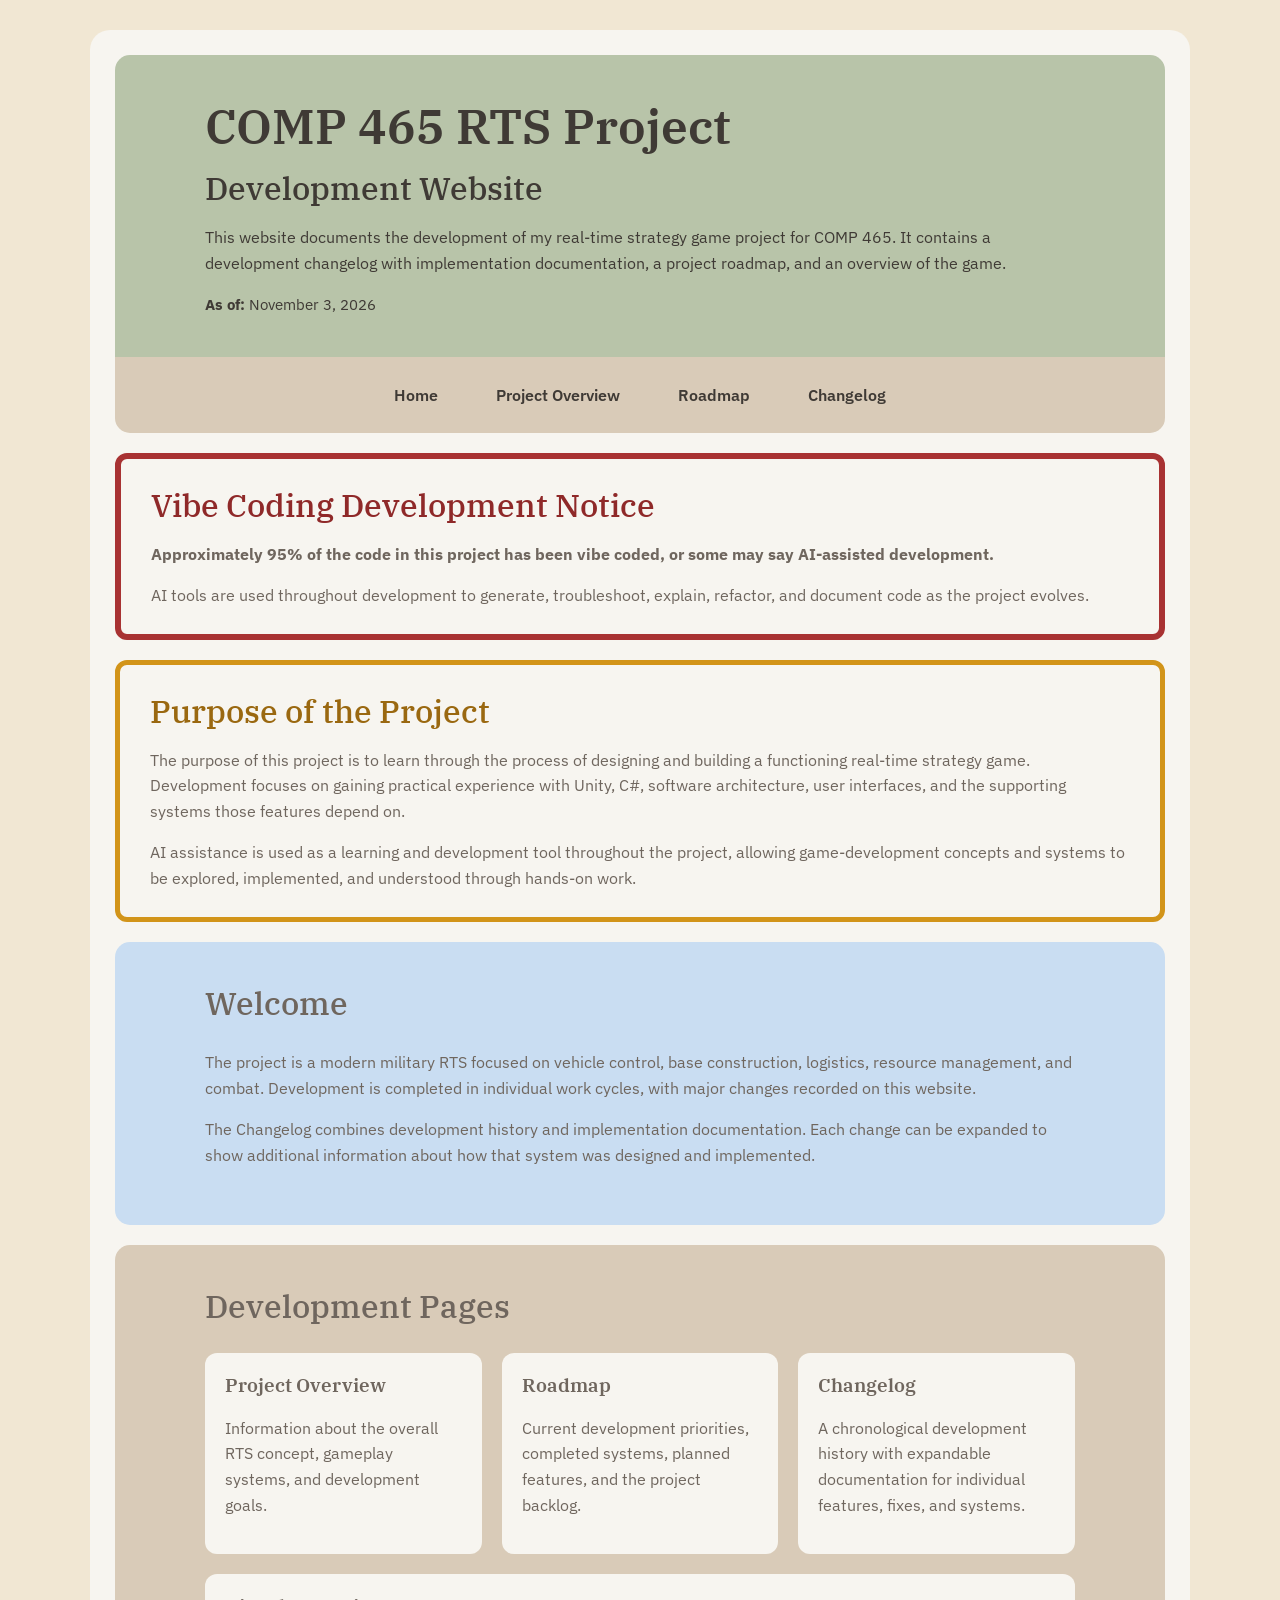
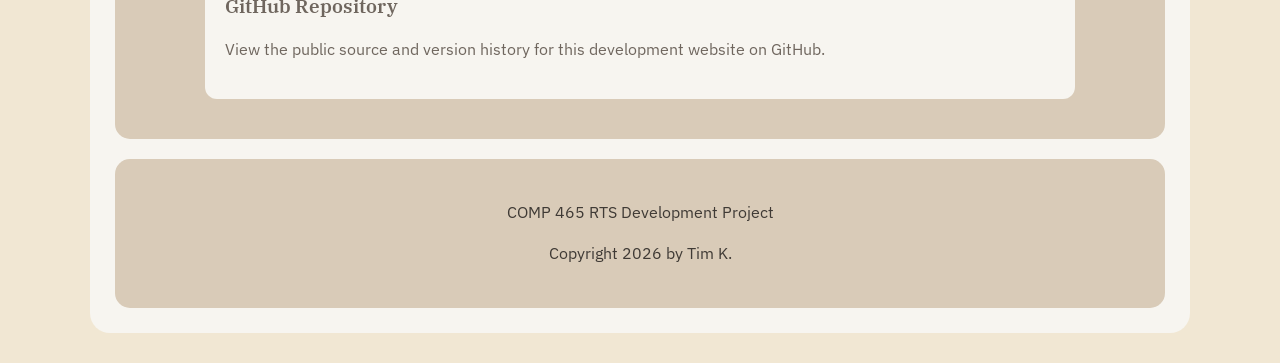
<file: index.html>
<!doctype html>
<html lang="en">
  <head>
    <meta charset="UTF-8" />
    <meta name="viewport" content="width=device-width, initial-scale=1.0" />

    <title>COMP 465 RTS | Development</title>

    <link rel="preconnect" href="https://fonts.googleapis.com" />
    <link rel="preconnect" href="https://fonts.gstatic.com" crossorigin />

    <link
      href="https://fonts.googleapis.com/css2?family=IBM+Plex+Sans:wght@400;600&family=IBM+Plex+Serif:wght@500;600&display=swap"
      rel="stylesheet"
    />

    <link rel="stylesheet" href="css/styles.css" />
  </head>

  <body>
    <div class="site-container">
      <header>
        <div class="content-wrap">
          <h1>COMP 465 RTS Project</h1>
          <h2>Development Website</h2>

          <p>
            This website documents the development of my real-time strategy game
            project for COMP 465. It contains a development changelog with
            implementation documentation, a project roadmap, and an overview of
            the game.
          </p>

          <p class="as-of-date">
            <strong>As of:</strong> November 3, 2026
          </p>
        </div>
      </header>

      <nav>
        <a href="index.html">Home</a>
        <a href="project.html">Project Overview</a>
        <a href="roadmap.html">Roadmap</a>
        <a href="changelog.html">Changelog</a>
      </nav>

      <!-- AI Development Notice -->
      <section class="ai-notice">
        <div class="notice-content">
          <h2>Vibe Coding Development Notice</h2>

          <p>
            <strong>
              Approximately 95% of the code in this project has been vibe coded,
              or some may say AI-assisted development.
            </strong>
          </p>

          <p>
            AI tools are used throughout development to generate, troubleshoot,
            explain, refactor, and document code as the project evolves.
          </p>
        </div>
      </section>

      <!-- Project Purpose Notice -->
      <section class="purpose-notice">
        <div class="notice-content">
          <h2>Purpose of the Project</h2>

          <p>
            The purpose of this project is to learn through the process of
            designing and building a functioning real-time strategy game.
            Development focuses on gaining practical experience with Unity, C#,
            software architecture, user interfaces, and the supporting systems
            those features depend on.
          </p>

          <p>
            AI assistance is used as a learning and development tool throughout
            the project, allowing game-development concepts and systems to be
            explored, implemented, and understood through hands-on work.
          </p>
        </div>
      </section>

      <main>
        <section class="welcome">
          <div class="content-wrap">
            <h2>Welcome</h2>

            <p>
              The project is a modern military RTS focused on vehicle control,
              base construction, logistics, resource management, and combat.
              Development is completed in individual work cycles, with major
              changes recorded on this website.
            </p>

            <p>
              The Changelog combines development history and implementation
              documentation. Each change can be expanded to show additional
              information about how that system was designed and implemented.
            </p>
          </div>
        </section>

        <section class="links-section">
          <div class="content-wrap">
            <h2>Development Pages</h2>

            <div class="page-links">
              <a class="page-card" href="project.html">
                <h3>Project Overview</h3>

                <p>
                  Information about the overall RTS concept, gameplay systems,
                  and development goals.
                </p>
              </a>

              <a class="page-card" href="roadmap.html">
                <h3>Roadmap</h3>

                <p>
                  Current development priorities, completed systems, planned
                  features, and the project backlog.
                </p>
              </a>

              <a class="page-card" href="changelog.html">
                <h3>Changelog</h3>

                <p>
                  A chronological development history with expandable
                  documentation for individual features, fixes, and systems.
                </p>
              </a>

              <a
                class="page-card"
                href="https://github.com/tklassy/Comp465RTSGameWebpage"
                target="_blank"
                rel="noopener noreferrer"
              >
                <h3>GitHub Repository</h3>

                <p>
                  View the public source and version history for this development
                  website on GitHub.
                </p>
              </a>
            </div>
          </div>
        </section>
      </main>

      <footer>
        <div class="content-wrap">
          <p>COMP 465 RTS Development Project</p>
          <p>Copyright 2026 by Tim K.</p>
        </div>
      </footer>
    </div>
  </body>
</html>
</file>
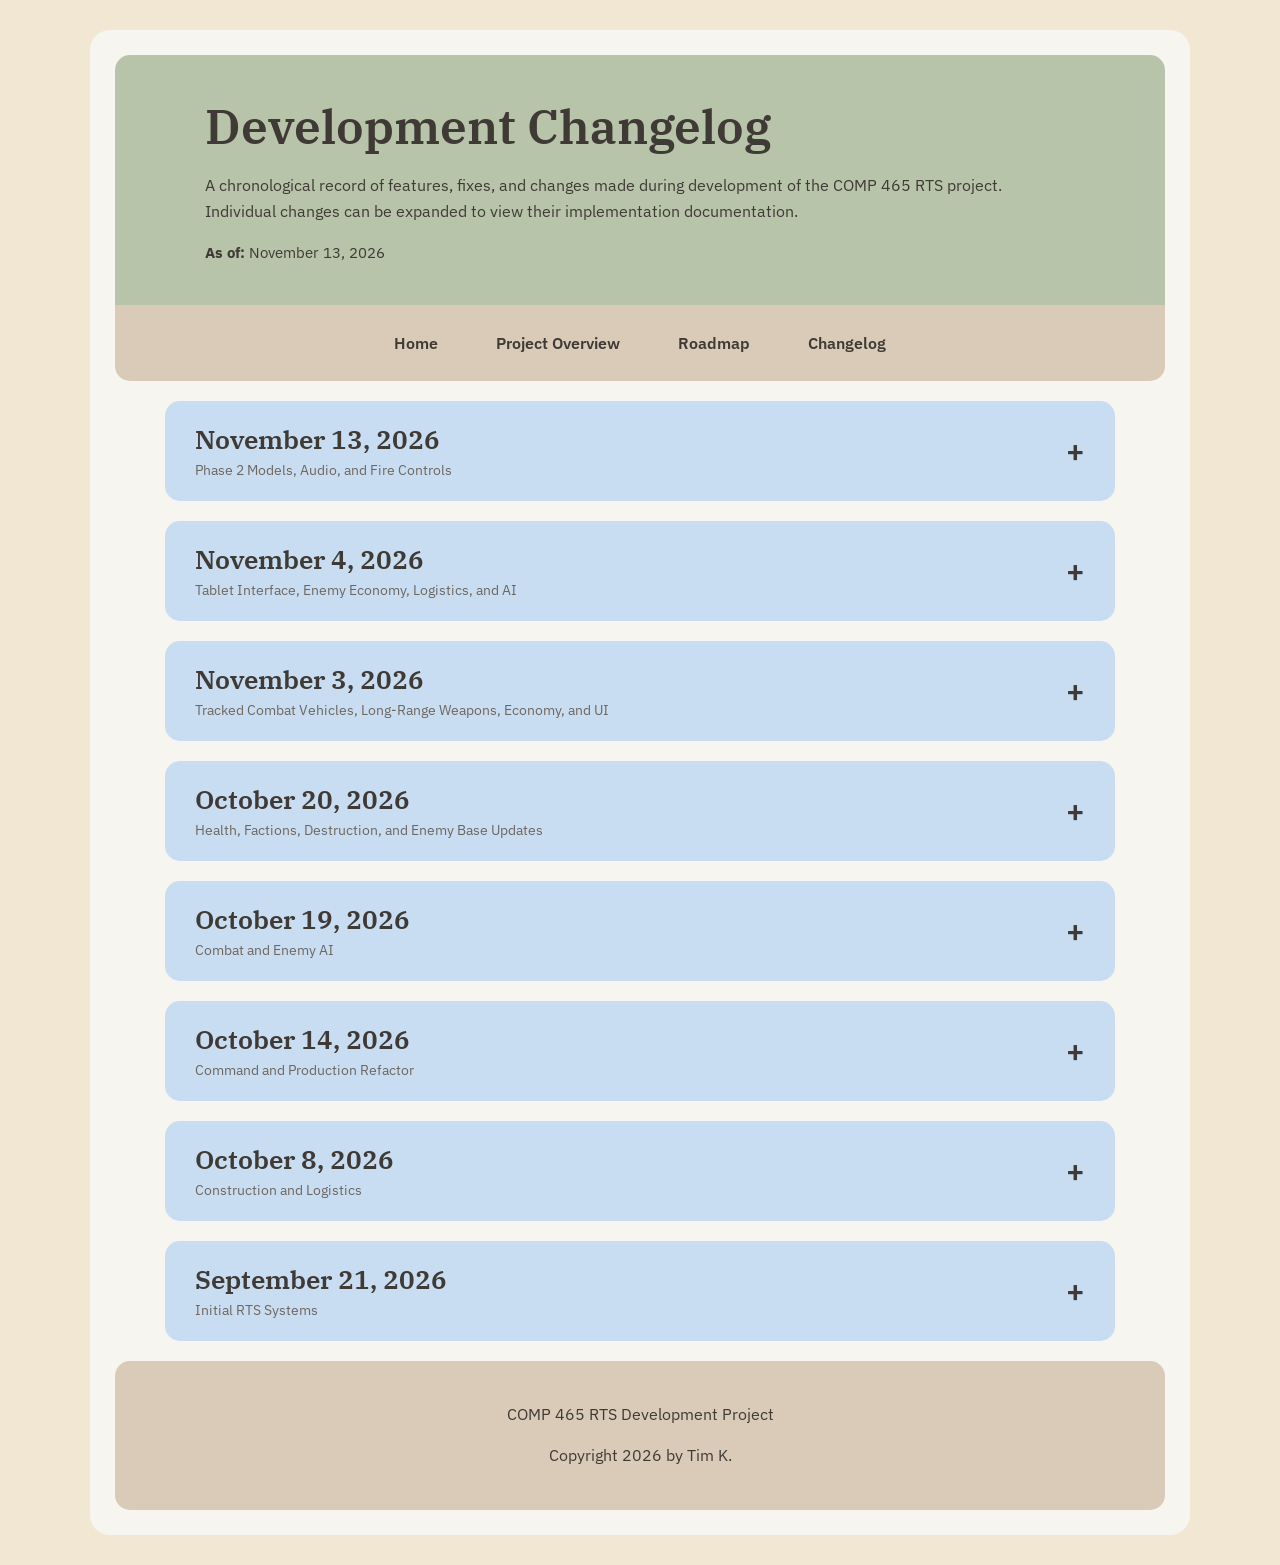
<file: changelog.html>
<!doctype html>
<!-- Last synced Assets commit: 379f18059c1fa95f6d739cfec1a03237e201d554 -->
<html lang="en">
  <head>
    <meta charset="UTF-8" />
    <meta name="viewport" content="width=device-width, initial-scale=1.0" />

    <title>COMP 465 RTS | Changelog</title>

    <link rel="preconnect" href="https://fonts.googleapis.com" />
    <link rel="preconnect" href="https://fonts.gstatic.com" crossorigin />

    <link
      href="https://fonts.googleapis.com/css2?family=IBM+Plex+Sans:wght@400;600&family=IBM+Plex+Serif:wght@500;600&display=swap"
      rel="stylesheet"
    />

    <link rel="stylesheet" href="css/styles.css" />

    <style>
      .change-entry {
        background: #f7f5f0;
        margin-top: 15px;
        border-radius: 12px;
        overflow: hidden;
      }

      .change-entry:first-child {
        margin-top: 0;
      }

      .date-entry .change-entry > summary {
        position: relative;
        padding: 18px 52px 18px 20px;
        font-family: "IBM Plex Sans", sans-serif;
        font-size: 1.05em;
        font-weight: 600;
        color: #3f3a35;
        cursor: pointer;
        list-style: none;
      }

      .date-entry .change-entry > summary::-webkit-details-marker {
        display: none;
      }

      .date-entry .change-entry > summary::after {
        content: "+";
        position: absolute;
        top: 50%;
        right: 20px;
        transform: translateY(-50%);
        font-family: "IBM Plex Sans", sans-serif;
        font-size: 1.1em;
        font-weight: 600;
        line-height: 1;
      }

      .date-entry .change-entry[open] > summary::after {
        content: "−";
      }

      .date-entry .change-entry > summary:hover {
        background: rgba(201, 221, 242, 0.3);
      }

      .change-documentation {
        padding: 0 20px 20px;
        line-height: 1.7;
      }

      .change-documentation p:last-child {
        margin-bottom: 0;
      }
    </style>
  </head>

  <body>
    <div class="site-container">
      <header>
        <div class="content-wrap">
          <h1>Development Changelog</h1>

          <p>
            A chronological record of features, fixes, and changes made during
            development of the COMP 465 RTS project. Individual changes can be
            expanded to view their implementation documentation.
          </p>

          <p class="as-of-date">
            <strong>As of:</strong> November 13, 2026
          </p>
        </div>
      </header>

      <nav>
        <a href="index.html">Home</a>
        <a href="project.html">Project Overview</a>
        <a href="roadmap.html">Roadmap</a>
        <a href="changelog.html">Changelog</a>
      </nav>

      <main class="page-content">

        <!-- November 13, 2026 -->
        <details class="date-entry">
          <summary>
            November 13, 2026
            <span class="date-description">Phase 2 Models, Audio, and Fire Controls</span>
          </summary>
          <div class="date-content">
            <details class="change-entry">
              <summary>Updated Vehicle Models</summary>
              <div class="change-documentation">
                <p>Integrated low-poly military vehicle models into the existing gameplay prefabs. Turret and launcher pivots, visual orientation, and fire points were adjusted to work with the current weapon systems.</p>
              </div>
            </details>

            <details class="change-entry">
              <summary>Added Hold Fire and Fire at Will Controls</summary>
              <div class="change-documentation">
                <p>Selected combat vehicles can now toggle automatic firing through the S slot of the existing command panel. The shared IAttackController interface lets direct-fire and projectile weapons respond to the same command.</p>
                <p>Hold Fire clears the target and cancels unlaunched salvo shots while leaving movement orders unchanged. Projectiles already in flight continue. Fire at Will allows automatic engagement of hostile targets in range without issuing a pursuit order.</p>
              </div>
            </details>

            <details class="change-entry">
              <summary>Expanded Gameplay Audio</summary>
              <div class="change-documentation">
                <p>Added configurable sounds for weapon shots, projectile launches and impacts, and command execution, along with background music and vehicle driving loops.</p>
                <p>Independent one-shot playback allows impact sounds to finish after their projectile is destroyed. Driving audio follows vehicle movement, fades out when stopped or paused, and uses positional attenuation.</p>
              </div>
            </details>

            <details class="change-entry">
              <summary>Added Audio Settings</summary>
              <div class="change-documentation">
                <p>Added an Audio section with separate background-music and vehicle-movement volume sliders. Changes apply immediately and are saved between sessions.</p>
                <p>Vehicle movement volume scales each prefab's configured engine volume and applies to existing and newly spawned vehicles without changing weapon or music volume.</p>
              </div>
            </details>

            <details class="change-entry">
              <summary>Updated Enemy Intelligence Panels</summary>
              <div class="change-documentation">
                <p>Separated Enemy economy, resources, and warehouse storage from manpower, unit counts, and building counts across two tablet text panels. Both displays share the same refresh cycle.</p>
              </div>
            </details>

            <details class="change-entry">
              <summary>Updated Phase 2 Documentation</summary>
              <div class="change-documentation">
                <p>Updated the Phase 2 technical write-up to cover unit creation and control, construction, resource collection and consumption, the tablet-based UI, and planned improvements. Added project organization and credits for imported models, music, and sound effects.</p>
              </div>
            </details>
          </div>
        </details>

        <!-- November 4, 2026 -->
        <details class="date-entry">
          <summary>
            November 4, 2026
            <span class="date-description">
              Tablet Interface, Enemy Economy, Logistics, and AI
            </span>
          </summary>

          <div class="date-content">
            <details class="change-entry">
              <summary>Added Tablet Interface Framework</summary>

              <div class="change-documentation">
                <p>
                  A new tablet-style RTS interface was added around the existing
                  HUD. TabletUIManager controls the primary tablet panel and its
                  open and closed states while preserving the top information
                  area during normal gameplay.
                </p>

                <p>
                  The tablet now animates between retracted and expanded states,
                  and the top information interface moves with the tablet so the
                  HUD remains visually connected to the device as it opens and
                  closes.
                </p>

                <p>
                  New tablet UI art and supporting interface assets were also
                  added for the main tablet, command panel, information panels,
                  application icons, buttons, edges, connectors, and related
                  interface elements.
                </p>
              </div>
            </details>

            <details class="change-entry">
              <summary>Added Tablet Desktop Applications</summary>

              <div class="change-documentation">
                <p>
                  TabletDesktopManager was added to provide a desktop-style
                  application framework inside the expanded main tablet.
                </p>

                <p>
                  The current desktop includes Help, Resources, Logistics,
                  Units, Buildings, Enemy Info, and Upgrades applications.
                  Applications can be opened and closed independently, allowing
                  multiple tablet windows to remain available without replacing
                  the underlying desktop.
                </p>

                <p>
                  The Upgrades application is currently a placeholder for future
                  progression systems, while the other applications establish
                  the reusable structure for expanding tablet-based management
                  interfaces later.
                </p>
              </div>
            </details>

            <details class="change-entry">
              <summary>Expanded Command Hover Tooltips</summary>

              <div class="change-documentation">
                <p>
                  Command hover tooltips were expanded beyond the initial
                  production and construction foundation to cover additional
                  command-panel actions including movement, routing, Build and
                  Back navigation, rally controls, warehouse interactions, and
                  road-related commands.
                </p>

                <p>
                  Generic fallback tooltip information is available for command
                  actions that do not use a production or building-cost entry,
                  while construction and production options continue to read
                  their resource and manpower requirements from gameplay data.
                </p>
              </div>
            </details>

            <details class="change-entry">
              <summary>Added Faction-Specific Resource Managers</summary>

              <div class="change-documentation">
                <p>
                  The previous shared resource-management architecture was split
                  into dedicated Player and Enemy managers while retaining
                  ResourceManager as the common resource type and API layer.
                </p>

                <p>
                  Player and Enemy Money, physical resources, storage, and
                  manpower can now be tracked independently, establishing the
                  economy separation required for an RTS opponent that follows
                  the same production and logistics rules as the Player.
                </p>
              </div>
            </details>

            <details class="change-entry">
              <summary>Updated Production and Manpower for Factions</summary>

              <div class="change-documentation">
                <p>
                  BuildingProductionQueue now resolves the resource manager that
                  belongs to the production building's faction before checking
                  affordability, spending resources, reserving manpower, and
                  completing production.
                </p>

                <p>
                  Newly produced units inherit the producing building's faction,
                  and ManpowerUsage now records the owning faction so destroyed
                  units return manpower to the correct economy instead of always
                  affecting the Player.
                </p>
              </div>
            </details>

            <details class="change-entry">
              <summary>Added Enemy Economy Information</summary>

              <div class="change-documentation">
                <p>
                  EnemyInfoUI was added to the tablet so the Enemy faction's
                  current economy and force state can be inspected during
                  development and gameplay testing.
                </p>

                <p>
                  The interface reports Enemy Money, Food, Water, Fuel, Wood,
                  Metal, Electronics, manpower usage and capacity, stored
                  resources, unit count, and building count.
                </p>
              </div>
            </details>

            <details class="change-entry">
              <summary>Added Autonomous Enemy Vehicle Production</summary>

              <div class="change-documentation">
                <p>
                  EnemyAIManager now maintains a configurable Enemy Humvee force
                  through the normal BuildingProductionQueue instead of relying
                  on the earlier free-spawn prototype.
                </p>

                <p>
                  Enemy Humvees therefore consume the Enemy faction's Money,
                  resources, and manpower when produced. The manager can queue
                  replacement vehicles as the active force falls below its
                  configured goal.
                </p>
              </div>
            </details>

            <details class="change-entry">
              <summary>Added Enemy Warehouse and Shared Resource Collection</summary>

              <div class="change-documentation">
                <p>
                  A physical Enemy Warehouse and EnemyWarehouse transfer system
                  were added so Enemy logistics vehicles can return collected
                  resources to the Enemy economy through a dedicated unload
                  area.
                </p>

                <p>
                  EnemyResourceCollector allows Enemy Humvees to locate normal
                  ResourceNode objects, travel to them using NavMesh movement,
                  load physical cargo, return to the Enemy Warehouse, unload,
                  and repeat the collection loop.
                </p>

                <p>
                  Enemy collection deliberately uses the same map resource nodes
                  as Player logistics. Both factions therefore remove resources
                  from the same finite resource pools, creating direct
                  competition over Metal, Electronics, and future shared
                  resource sites.
                </p>
              </div>
            </details>

            <details class="change-entry">
              <summary>Added Enemy Humvee Resource Roles</summary>

              <div class="change-documentation">
                <p>
                  EnemyAIManager can assign produced Humvees to dedicated
                  resource roles instead of making every vehicle a collector.
                  Current logistics assignments include a Metal collector and an
                  Electronics collector.
                </p>

                <p>
                  Collector roles use the shared Enemy Warehouse and can be
                  reassigned as available Enemy Humvees change, leaving
                  additional vehicles available for patrol and attack behavior.
                </p>
              </div>
            </details>

            <details class="change-entry">
              <summary>Expanded Enemy Patrol and Attack Routing</summary>

              <div class="change-documentation">
                <p>
                  EnemyRouteFollower was expanded to support both one-way attack
                  routes and looping patrol routes while continuing to use
                  NavMesh movement and configurable waypoint reach distances.
                </p>

                <p>
                  EnemyAIManager can now reserve separate Humvees for resource
                  collection, patrol duty, and an attack route toward the
                  Player. Armed Enemy Humvees continue to use faction-aware
                  targeting and automatically engage Player-owned units or
                  buildings encountered within weapon range.
                </p>
              </div>
            </details>

            <details class="change-entry">
              <summary>Fixed Player Resource Tracking Across Factions</summary>

              <div class="change-documentation">
                <p>
                  ResourceTopBarUI now explicitly tracks Player-owned warehouses
                  and Player-owned vehicle cargo instead of scanning every cargo
                  container in the scene.
                </p>

                <p>
                  Resources carried by Enemy collectors therefore no longer
                  appear in the Player's in-transit totals or hover breakdowns.
                  The top bar also now resolves the Player resource manager
                  directly.
                </p>
              </div>
            </details>
          </div>
        </details>

        <!-- November 3, 2026 -->
        <details class="date-entry">
          <summary>
            November 3, 2026
            <span class="date-description">
              Tracked Combat Vehicles, Long-Range Weapons, Economy, and UI
            </span>
          </summary>

          <div class="date-content">
            <details class="change-entry">
              <summary>Added Battle Tank and Tracked Vehicle Production</summary>

              <div class="change-documentation">
                <p>
                  A Battle Tank was added as a new tracked combat vehicle using
                  the existing selection, movement, route, health, and direct-fire
                  systems.
                </p>

                <p>
                  A dedicated Tracked Vehicle Production building was also added
                  to manufacture tracked combat vehicles through the reusable
                  BuildingProductionQueue system.
                </p>
              </div>
            </details>

            <details class="change-entry">
              <summary>Renamed Direct-Fire Combat to HitscanAttack</summary>

              <div class="change-documentation">
                <p>
                  The previous CombatUnit component was renamed to HitscanAttack
                  to better describe its role as the direct-fire weapon system.
                </p>

                <p>
                  Direct-fire weapons can now require the turret to rotate within
                  a configurable firing-angle tolerance before damage is applied.
                </p>
              </div>
            </details>

            <details class="change-entry">
              <summary>Added Reusable Long-Range Projectile Combat</summary>

              <div class="change-documentation">
                <p>
                  LongRangeProjectileAttack and LongRangeProjectile were added as
                  reusable systems for artillery, rockets, missiles, and other
                  indirect-fire weapons.
                </p>

                <p>
                  The system supports minimum and maximum range, launcher
                  rotation, aim-before-fire behavior, arcing projectile flight,
                  configurable salvo size and timing, impact effects, splash
                  damage, hostile-only damage, and configurable impact spread.
                </p>
              </div>
            </details>

            <details class="change-entry">
              <summary>Added HIMARS</summary>

              <div class="change-documentation">
                <p>
                  HIMARS was added as a mobile long-range rocket artillery
                  vehicle produced from the Heavy Truck Production Depot.
                </p>

                <p>
                  Its launcher fires multi-rocket salvos using the new
                  long-range projectile system. Configurable salvo dispersion
                  prevents every rocket from impacting the exact same point.
                </p>
              </div>
            </details>

            <details class="change-entry">
              <summary>Added Tracked Artillery</summary>

              <div class="change-documentation">
                <p>
                  Tracked Artillery was added as a second indirect-fire combat
                  vehicle produced from Tracked Vehicle Production.
                </p>

                <p>
                  It uses a single high-damage projectile with a larger splash
                  radius to distinguish it from the multi-rocket HIMARS salvo.
                </p>
              </div>
            </details>

            <details class="change-entry">
              <summary>Added Projectile Impact Effects</summary>

              <div class="change-documentation">
                <p>
                  Reusable artillery and HIMARS impact prefabs and materials were
                  added so long-range projectiles can display visible impact
                  effects when they reach their target position.
                </p>
              </div>
            </details>

            <details class="change-entry">
              <summary>Added Building Construction Costs</summary>

              <div class="change-documentation">
                <p>
                  Building prefabs now expose configurable resource costs in the
                  Inspector. Building placement checks affordability before a
                  construction order is accepted and spends the required
                  resources when the order is issued.
                </p>

                <p>
                  Production options continue to use configurable resource and
                  manpower costs through BuildingProductionQueue.
                </p>
              </div>
            </details>

            <details class="change-entry">
              <summary>Added Construction Cancellation Refunds</summary>

              <div class="change-documentation">
                <p>
                  Construction orders now carry a record of the resources paid
                  for that building.
                </p>

                <p>
                  Canceling or replacing an unfinished build order, canceling
                  queued construction, or losing the construction vehicle
                  refunds the paid resources. Successfully completed buildings
                  consume the resources permanently.
                </p>
              </div>
            </details>

            <details class="change-entry">
              <summary>Updated Building Placement Visuals</summary>

              <div class="change-documentation">
                <p>
                  Placement feedback now uses separate transparent materials for
                  each construction state.
                </p>

                <p>
                  Valid placement previews are shown in transparent grey,
                  invalid placement previews are shown in transparent red, and
                  confirmed construction ghosts are shown in a transparent light
                  orange until construction completes.
                </p>
              </div>
            </details>

            <details class="change-entry">
              <summary>Added Developer Resource Controls</summary>

              <div class="change-documentation">
                <p>
                  A DeveloperCheats component and Dev Commands panel were added
                  to speed up testing. The resource command adds Money and fills
                  Player-owned resource warehouses without requiring collection
                  routes during development.
                </p>
              </div>
            </details>

            <details class="change-entry">
              <summary>Added In-Game Menu Framework</summary>

              <div class="change-documentation">
                <p>
                  An in-game menu now provides Return to Game, Controls,
                  Settings, Dev Commands, and Exit Game buttons.
                </p>

                <p>
                  Return to Game closes the main menu, while Dev Commands
                  independently toggles the developer panel so debug controls can
                  remain visible during gameplay. Controls, Settings, and Exit
                  are currently placeholders for future functionality.
                </p>
              </div>
            </details>

            <details class="change-entry">
              <summary>Started Command Hover Tooltips</summary>

              <div class="change-documentation">
                <p>
                  Command buttons can now expose tooltip data containing a name,
                  description, resource cost, and manpower requirement.
                </p>

                <p>
                  Tooltip costs are read from the same building and production
                  data used by gameplay, avoiding a separate set of hard-coded
                  UI costs.
                </p>
              </div>
            </details>

            <details class="change-entry">
              <summary>Fixed Headquarters Quick Access Faction Selection</summary>

              <div class="change-documentation">
                <p>
                  The Headquarters quick-access button now searches by both
                  building type and Player faction.
                </p>

                <p>
                  This prevents the button from selecting or centering the
                  camera on an Enemy Headquarters when both factions have an HQ
                  registered with UnitSelectionManager.
                </p>
              </div>
            </details>
          </div>
        </details>

        <!-- October 20, 2026 -->
        <details class="date-entry">
          <summary>
            October 20, 2026
            <span class="date-description">
              Health, Factions, Destruction, and Enemy Base Updates
            </span>
          </summary>

          <div class="date-content">
            <details class="change-entry">
              <summary>Added World-Space Health Bars</summary>

              <div class="change-documentation">
                <p>
                  Vehicles and buildings now use reusable world-space health
                  bars connected to SelectableHealth.
                </p>

                <p>
                  Health bars remain hidden while an object is at full health
                  and automatically appear after the object takes damage. The
                  remaining health is displayed in green while missing health is
                  displayed in red.
                </p>

                <p>
                  The bars use a World Space Canvas and remain horizontally
                  aligned with the camera so they are readable throughout the
                  battlefield.
                </p>
              </div>
            </details>

            <details class="change-entry">
              <summary>Updated Selected Object Health Display</summary>

              <div class="change-documentation">
                <p>
                  The SelectedInfoPanel health display was updated to use the
                  same red and green health representation as the world-space
                  health bars.
                </p>

                <p>
                  The green health image now changes width using RectTransform
                  anchors instead of Unity's Filled Image mode. This allows the
                  cleaner UISprite using the Simple image type to be retained.
                </p>
              </div>
            </details>

            <details class="change-entry">
              <summary>Updated Production Progress Bar</summary>

              <div class="change-documentation">
                <p>
                  The production progress bar now uses the same anchor-based
                  resizing approach as the health interface.
                </p>

                <p>
                  This allows the production fill to use a Simple UISprite
                  instead of changing back to Unity's Filled image type during
                  runtime.
                </p>
              </div>
            </details>

            <details class="change-entry">
              <summary>Moved Faction Ownership to SelectableUnit</summary>

              <div class="change-documentation">
                <p>
                  Faction ownership was moved out of CombatUnit and into
                  SelectableUnit.
                </p>

                <p>
                  Every selectable object can now be assigned to the Player,
                  Enemy, or Neutral faction regardless of whether that object
                  has combat capabilities.
                </p>

                <p>
                  This separates ownership from combat behavior. CombatUnit now
                  represents whether an object can fight, while SelectableUnit
                  determines who owns the object.
                </p>
              </div>
            </details>

            <details class="change-entry">
              <summary>Added Enemy and Neutral Selection Rules</summary>

              <div class="change-documentation">
                <p>
                  Enemy and Neutral objects can now be selected and inspected by
                  the player without becoming controllable.
                </p>

                <p>
                  CommandPanelManager prevents non-player objects from exposing
                  player commands, while UnitCommandManager filters movement,
                  logistics, and route commands so only Player-owned vehicles
                  respond.
                </p>

                <p>
                  Resource nodes can therefore remain Neutral, enemy vehicles
                  can be inspected, and enemy buildings can use the same
                  selection system as player structures.
                </p>
              </div>
            </details>

            <details class="change-entry">
              <summary>Expanded Combat Targeting to Buildings</summary>

              <div class="change-documentation">
                <p>
                  Combat targeting no longer requires the target to also have a
                  CombatUnit component.
                </p>

                <p>
                  A valid target now uses SelectableHealth and SelectableUnit.
                  CombatUnit checks the faction stored on SelectableUnit to
                  determine whether the object is hostile.
                </p>

                <p>
                  This allows enemy vehicles to attack Player-owned buildings
                  without giving every building a weapon or CombatUnit
                  component.
                </p>
              </div>
            </details>

            <details class="change-entry">
              <summary>Added Manpower Release When Units Are Destroyed</summary>

              <div class="change-documentation">
                <p>
                  Produced units now receive manpower tracking when production
                  completes.
                </p>

                <p>
                  When one of those units is destroyed, its manpower cost is
                  removed from manpowerUsed. This returns the consumed manpower
                  capacity to the player.
                </p>

                <p>
                  Enemy-spawned units do not use the Player manpower system
                  because they are not registered through the Player production
                  queue.
                </p>
              </div>
            </details>

            <details class="change-entry">
              <summary>
                Updated Barracks Destruction and Manpower Capacity
              </summary>

              <div class="change-documentation">
                <p>
                  Barracks now remove their manpower-cap increase when they are
                  destroyed.
                </p>

                <p>
                  ResourceManager was also updated so the manpower cap can fall
                  below currently used manpower. Existing units remain alive,
                  but additional production is blocked until manpower usage
                  falls back below the available capacity.
                </p>

                <p>
                  For example, destroying a Barracks while using 22 manpower can
                  immediately change the display from 22 / 22 to 22 / 12.
                </p>
              </div>
            </details>

            <details class="change-entry">
              <summary>Verified Resource Cleanup on Destruction</summary>

              <div class="change-documentation">
                <p>
                  Destruction behavior was tested for both cargo vehicles and
                  resource warehouses.
                </p>

                <p>
                  Resources carried by a destroyed vehicle are automatically
                  removed from the top bar's In Transit total because the
                  VehicleCargo object no longer exists.
                </p>

                <p>
                  Resources stored inside a destroyed warehouse are likewise
                  removed from the Stored resource totals.
                </p>
              </div>
            </details>

            <details class="change-entry">
              <summary>
                Converted Enemy Spawner Into a Destructible Building
              </summary>

              <div class="change-documentation">
                <p>
                  EnemySpawner was moved onto the enemy production building
                  itself instead of existing as a separate object that creates a
                  building.
                </p>

                <p>
                  The building continuously produces enemy vehicles and assigns
                  them to the configured EnemyAttackRoute.
                </p>

                <p>
                  When the building reaches zero health, spawning stops. If
                  Destroy On Death is enabled, destroying the building also
                  destroys the EnemySpawner component with it. Enemy vehicles
                  that were already created continue following their assigned
                  attack route.
                </p>
              </div>
            </details>

            <details class="change-entry">
              <summary>Updated Weapon Tracer Material</summary>

              <div class="change-documentation">
                <p>
                  The combat tracer was updated to use a compatible Universal
                  Render Pipeline material.
                </p>

                <p>
                  The corrected material prevents the LineRenderer from
                  appearing magenta when its shader is unsupported. The current
                  weapon tracer is displayed in yellow.
                </p>
              </div>
            </details>
          </div>
        </details>

        <!-- October 19, 2026 -->
        <details class="date-entry">
          <summary>
            October 19, 2026
            <span class="date-description">Combat and Enemy AI</span>
          </summary>

          <div class="date-content">
            <details class="change-entry">
              <summary>Added Headquarters Quick Access</summary>

              <div class="change-documentation">
                <p>
                  A quick-access button was added to the bottom HUD to provide
                  faster access to the player's Headquarters.
                </p>

                <p>
                  The first click searches UnitSelectionManager for a selectable
                  Headquarters and makes it the active selection. If the
                  Headquarters is already the only selected object, clicking the
                  button again centers the RTS camera on it.
                </p>

                <p>
                  RTSCameraController was updated with reusable focus methods so
                  both UI buttons and the existing Space-key behavior can use
                  the same camera-centering system.
                </p>
              </div>
            </details>

            <details class="change-entry">
              <summary>Added Enemy Attack Routes</summary>

              <div class="change-documentation">
                <p>
                  A predefined enemy attack-route system was added to provide
                  reliable long-distance enemy movement.
                </p>

                <p>
                  EnemyAttackRoute reads child waypoint objects in Hierarchy
                  order. EnemyRouteFollower then moves a NavMeshAgent from one
                  waypoint to the next until the route is complete.
                </p>

                <p>
                  This allows the overall strategic path to be manually defined
                  while still allowing NavMesh to handle smaller navigation
                  decisions between route points.
                </p>
              </div>
            </details>

            <details class="change-entry">
              <summary>Added Enemy Vehicle Spawning</summary>

              <div class="change-documentation">
                <p>
                  EnemySpawner was introduced to continuously generate enemy
                  vehicle forces at a configurable interval.
                </p>

                <p>
                  When a vehicle is instantiated, the spawner finds its
                  EnemyRouteFollower and assigns the configured
                  EnemyAttackRoute.
                </p>
              </div>
            </details>

            <details class="change-entry">
              <summary>Added the CombatUnit System</summary>

              <div class="change-documentation">
                <p>
                  CombatUnit was created as a reusable combat component for
                  armed units.
                </p>

                <p>
                  It handles hostile target detection, weapon timing, damage,
                  targeting range, optional turret rotation, and weapon tracer
                  display.
                </p>

                <p>
                  Units periodically search nearby colliders and select the
                  closest valid hostile target within range.
                </p>
              </div>
            </details>

            <details class="change-entry">
              <summary>Connected Combat to SelectableHealth</summary>

              <div class="change-documentation">
                <p>
                  Combat uses the existing SelectableHealth component rather
                  than maintaining a separate combat health system.
                </p>

                <p>
                  Weapon attacks call TakeDamage on the target. Objects with
                  Destroy On Death enabled are destroyed when their health
                  reaches zero.
                </p>
              </div>
            </details>

            <details class="change-entry">
              <summary>Added Weapon Tracers</summary>

              <div class="change-documentation">
                <p>
                  A LineRenderer tracer was added to make automatic weapon fire
                  easier to identify.
                </p>

                <p>
                  Damage is applied immediately to the selected target while the
                  LineRenderer briefly displays the path between the weapon's
                  FirePoint and the target.
                </p>

                <p>
                  Tracer width and duration are Inspector-adjustable so future
                  weapons can use different visual characteristics.
                </p>
              </div>
            </details>
          </div>
        </details>

        <!-- October 14, 2026 -->
        <details class="date-entry">
          <summary>
            October 14, 2026
            <span class="date-description">
              Command and Production Refactor
            </span>
          </summary>

          <div class="date-content">
            <details class="change-entry">
              <summary>Refactored the Command System</summary>

              <div class="change-documentation">
                <p>
                  CommandPanelManager was reorganized so the central manager
                  only handles the shared 3×4 command grid and keyboard input.
                </p>

                <p>
                  Individual selectable objects provide their own available
                  commands through components such as HumveeCommands,
                  HDTCommands, FuelTruckCommands, and production-building
                  command scripts.
                </p>

                <p>
                  Shared behavior is provided through VehicleCommandsBase and
                  ProductionBuildingCommandsBase.
                </p>
              </div>
            </details>

            <details class="change-entry">
              <summary>Added Reusable Vehicle Construction</summary>

              <div class="change-documentation">
                <p>
                  VehicleConstruction was converted into a generic reusable
                  construction component.
                </p>

                <p>
                  Individual vehicle command scripts now contain references to
                  the structures that vehicle is permitted to construct. This
                  prevents the central command system from containing references
                  to every building in the game.
                </p>
              </div>
            </details>

            <details class="change-entry">
              <summary>Added BuildingProductionQueue</summary>

              <div class="change-documentation">
                <p>
                  BuildingProductionQueue was created as a reusable production
                  system for Headquarters and other production buildings.
                </p>

                <p>
                  Each production option can define its prefab, production time,
                  manpower requirement, and physical resource costs. Resources
                  and manpower are reserved or spent when production is queued.
                </p>

                <p>
                  Completed units spawn at the configured production point and
                  can automatically move toward the building's rally point.
                </p>
              </div>
            </details>

            <details class="change-entry">
              <summary>Expanded Selected Object Information</summary>

              <div class="change-documentation">
                <p>
                  The bottom information panel was expanded to display reusable
                  information for vehicles, buildings, resources, health, cargo,
                  and production.
                </p>

                <p>
                  Production buildings display the item currently being built,
                  percentage completion, progress, and queued production count.
                </p>
              </div>
            </details>

            <details class="change-entry">
              <summary>Added Reusable Selection Data and Health</summary>

              <div class="change-documentation">
                <p>
                  SelectableInfoData and SelectableHealth were added as reusable
                  components for selectable game objects.
                </p>

                <p>
                  These systems provide common display information and health
                  behavior without requiring each unit or building type to
                  implement its own version.
                </p>
              </div>
            </details>
          </div>
        </details>

        <!-- October 8, 2026 -->
        <details class="date-entry">
          <summary>
            October 8, 2026
            <span class="date-description">Construction and Logistics</span>
          </summary>

          <div class="date-content">
            <details class="change-entry">
              <summary>Added Grid-Based Construction</summary>

              <div class="change-documentation">
                <p>
                  A 10×10 world grid was added for structure placement.
                  GridManager converts world positions into grid coordinates,
                  snaps structures to cell centers, and tracks occupied and
                  reserved cells.
                </p>

                <p>
                  Building placement uses a ghost preview before construction.
                  Valid and invalid positions use different preview materials.
                </p>
              </div>
            </details>

            <details class="change-entry">
              <summary>Added Vehicle Construction Orders</summary>

              <div class="change-documentation">
                <p>
                  Buildings are constructed using Player vehicles instead of
                  appearing immediately after placement.
                </p>

                <p>
                  A vehicle receives a construction order and moves toward the
                  selected build location. Shift-based placement allows
                  additional construction orders to be queued.
                </p>
              </div>
            </details>

            <details class="change-entry">
              <summary>Added NavMeshObstacle Building Carving</summary>

              <div class="change-documentation">
                <p>
                  Completed buildings use NavMeshObstacle carving so vehicles
                  navigate around finished structures.
                </p>

                <p>
                  Placement ghosts keep their obstacles disabled so temporary
                  previews do not block navigation.
                </p>
              </div>
            </details>

            <details class="change-entry">
              <summary>Added Specialized Resource Warehouses</summary>

              <div class="change-documentation">
                <p>
                  Physical resource storage was moved into specialized warehouse
                  buildings.
                </p>

                <p>
                  Wood, Metal, Electronics, Fuel, Water, and Food can each be
                  stored in warehouses configured for that resource type.
                  Warehouse capacity and starting amounts are configurable.
                </p>
              </div>
            </details>

            <details class="change-entry">
              <summary>Added Vehicle Cargo</summary>

              <div class="change-documentation">
                <p>
                  VehicleCargo allows logistics vehicles to physically transport
                  resources between resource nodes and warehouses.
                </p>

                <p>
                  Vehicles can be configured to carry all resources or only
                  selected resource types, with cargo capacity adjustable by
                  vehicle.
                </p>
              </div>
            </details>

            <details class="change-entry">
              <summary>Added Warehouse Transfer Points</summary>

              <div class="change-documentation">
                <p>
                  Warehouse Shipping and Receiving points provide destinations
                  for logistics vehicles to transfer physical resources.
                </p>

                <p>
                  Cargo compatibility and warehouse resource types determine
                  which resources can be transferred.
                </p>
              </div>
            </details>

            <details class="change-entry">
              <summary>Added Persistent Logistics Routes</summary>

              <div class="change-documentation">
                <p>
                  Persistent vehicle routes were added for repeated logistics
                  operations.
                </p>

                <p>
                  Routes can contain road waypoints, resource nodes, and
                  warehouse transfer points. Route markers remain associated
                  with the vehicle and can be shown when it is selected.
                </p>
              </div>
            </details>

            <details class="change-entry">
              <summary>Added Physical Resource Nodes</summary>

              <div class="change-documentation">
                <p>
                  Resource nodes provide physical materials that logistics
                  vehicles can collect.
                </p>

                <p>
                  Resource type, amount, capacity, refill behavior, and route
                  stop position can be configured for each node.
                </p>
              </div>
            </details>

            <details class="change-entry">
              <summary>Added Resource Top Bar and Hover Breakdown</summary>

              <div class="change-documentation">
                <p>
                  The top HUD displays Money and the total amount of each
                  physical resource currently owned.
                </p>

                <p>
                  Physical totals include resources stored in warehouses and
                  resources currently being transported by vehicles.
                </p>

                <p>
                  Hover information provides a breakdown of the warehouses and
                  vehicles currently holding each resource.
                </p>
              </div>
            </details>

            <details class="change-entry">
              <summary>Added Manpower Capacity</summary>

              <div class="change-documentation">
                <p>
                  A manpower system was added to limit the number of units the
                  Player can field.
                </p>

                <p>
                  Production options can require manpower, and structures such
                  as the Barracks increase the available manpower cap.
                </p>
              </div>
            </details>
          </div>
        </details>

        <!-- September 21, 2026 -->
        <details class="date-entry">
          <summary>
            September 21, 2026
            <span class="date-description">Initial RTS Systems</span>
          </summary>

          <div class="date-content">
            <details class="change-entry">
              <summary>Created the Initial RTS Project and Scene</summary>

              <div class="change-documentation">
                <p>
                  The initial COMP 465 RTS Unity project and playable scene were
                  created as the foundation for the game.
                </p>
              </div>
            </details>

            <details class="change-entry">
              <summary>Added the RTS Camera</summary>

              <div class="change-documentation">
                <p>
                  The RTS camera supports arrow-key movement, screen-edge
                  scrolling, mouse-wheel zoom, and focusing on selected units.
                </p>
              </div>
            </details>

            <details class="change-entry">
              <summary>Added NavMesh Vehicle Movement</summary>

              <div class="change-documentation">
                <p>
                  Unity's NavMesh system was added to provide basic vehicle
                  pathfinding across the RTS map.
                </p>

                <p>
                  The first controllable vehicle used a NavMeshAgent to move to
                  Player-issued destinations.
                </p>
              </div>
            </details>

            <details class="change-entry">
              <summary>Added RTS Unit Selection</summary>

              <div class="change-documentation">
                <p>
                  UnitSelectionManager and UnitSelectionBox were created to
                  support both individual click selection and traditional RTS
                  drag-box selection.
                </p>

                <p>
                  Selectable objects use visual selection indicators that appear
                  when selected and disappear when deselected.
                </p>
              </div>
            </details>

            <details class="change-entry">
              <summary>Added the Headquarters</summary>

              <div class="change-documentation">
                <p>
                  The Headquarters was introduced as the first selectable Player
                  building.
                </p>

                <p>
                  Early production functionality allowed the Headquarters to
                  create vehicles and send newly produced units toward a rally
                  point.
                </p>
              </div>
            </details>

            <details class="change-entry">
              <summary>Added the 3×4 Command Panel</summary>

              <div class="change-documentation">
                <p>
                  A Warcraft-style 3×4 command grid was created using the QWER,
                  ASDF, and ZXCV keyboard layout.
                </p>

                <p>
                  This interface became the foundation for the later dynamic
                  command system used by vehicles and buildings.
                </p>
              </div>
            </details>
          </div>
        </details>
      </main>

      <footer>
        <div class="content-wrap">
          <p>COMP 465 RTS Development Project</p>
          <p>Copyright 2026 by Tim K.</p>
        </div>
      </footer>
    </div>
  </body>
</html>
</file>
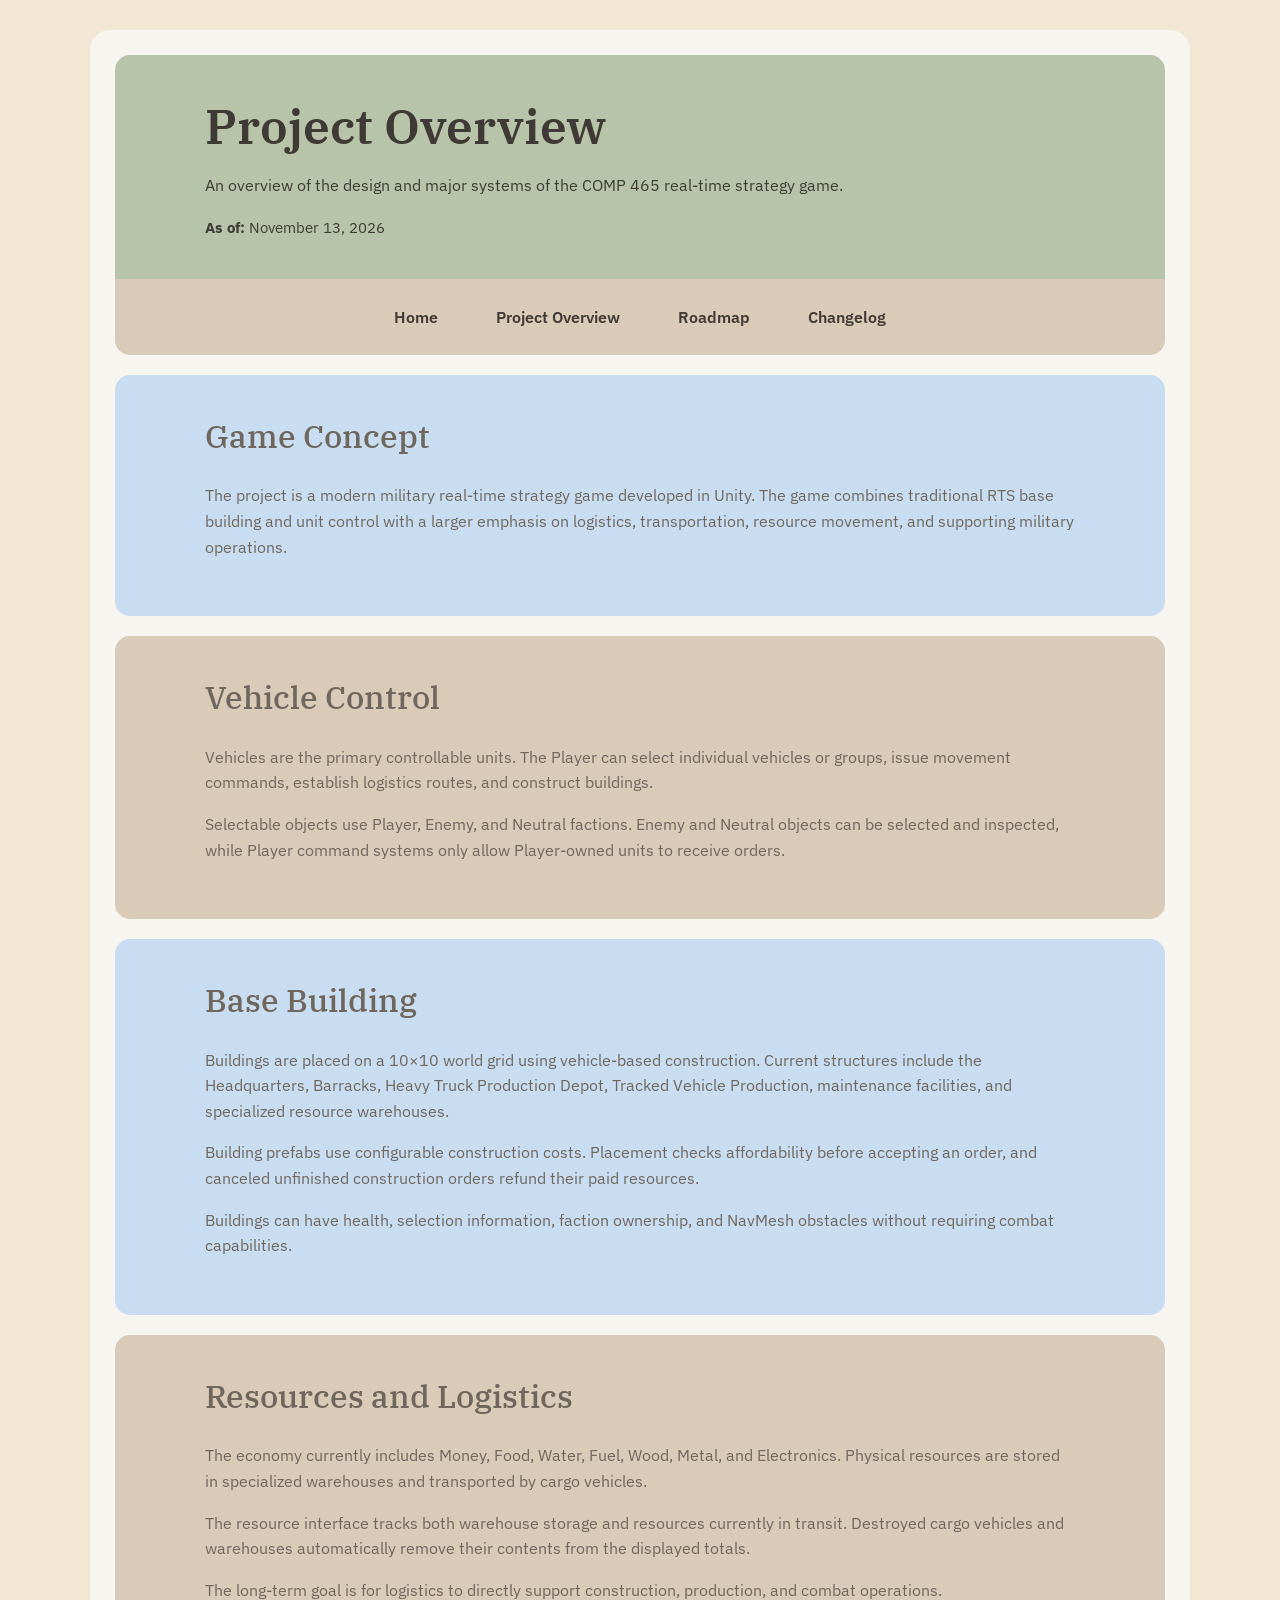
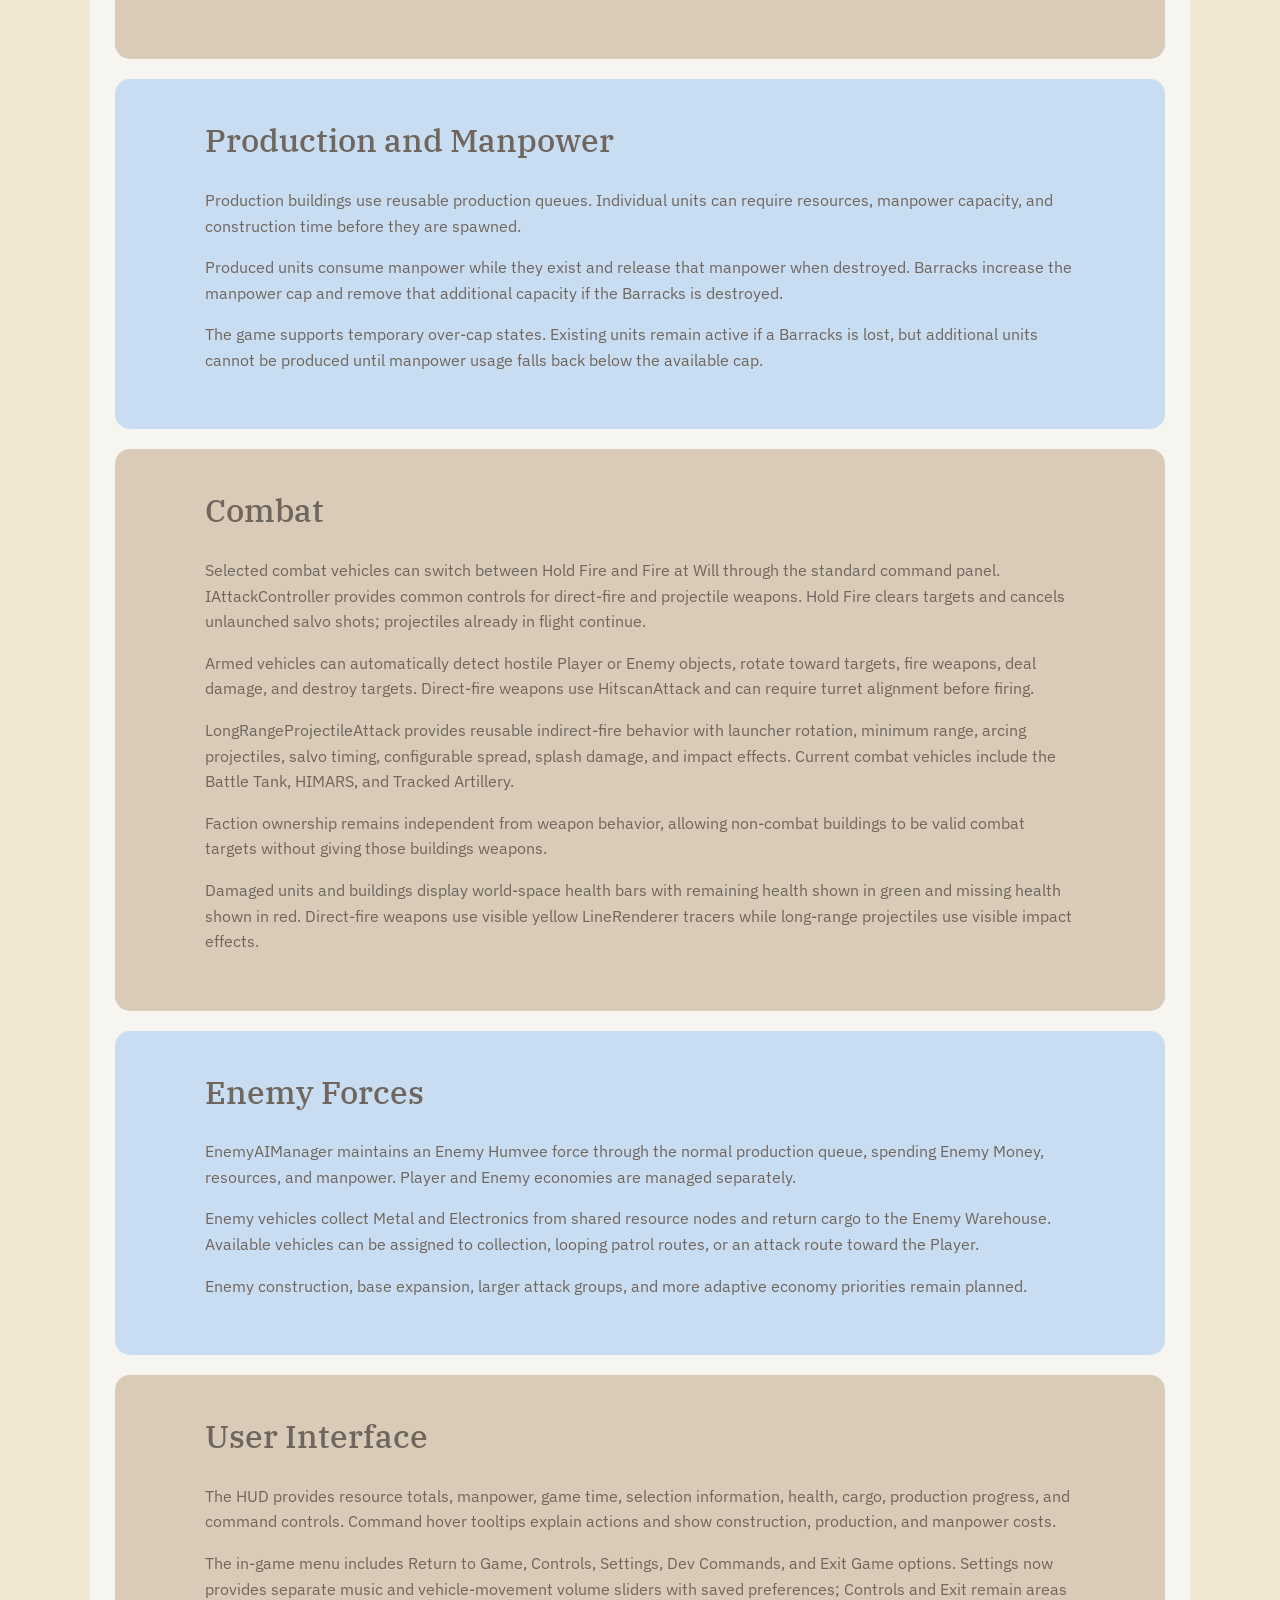
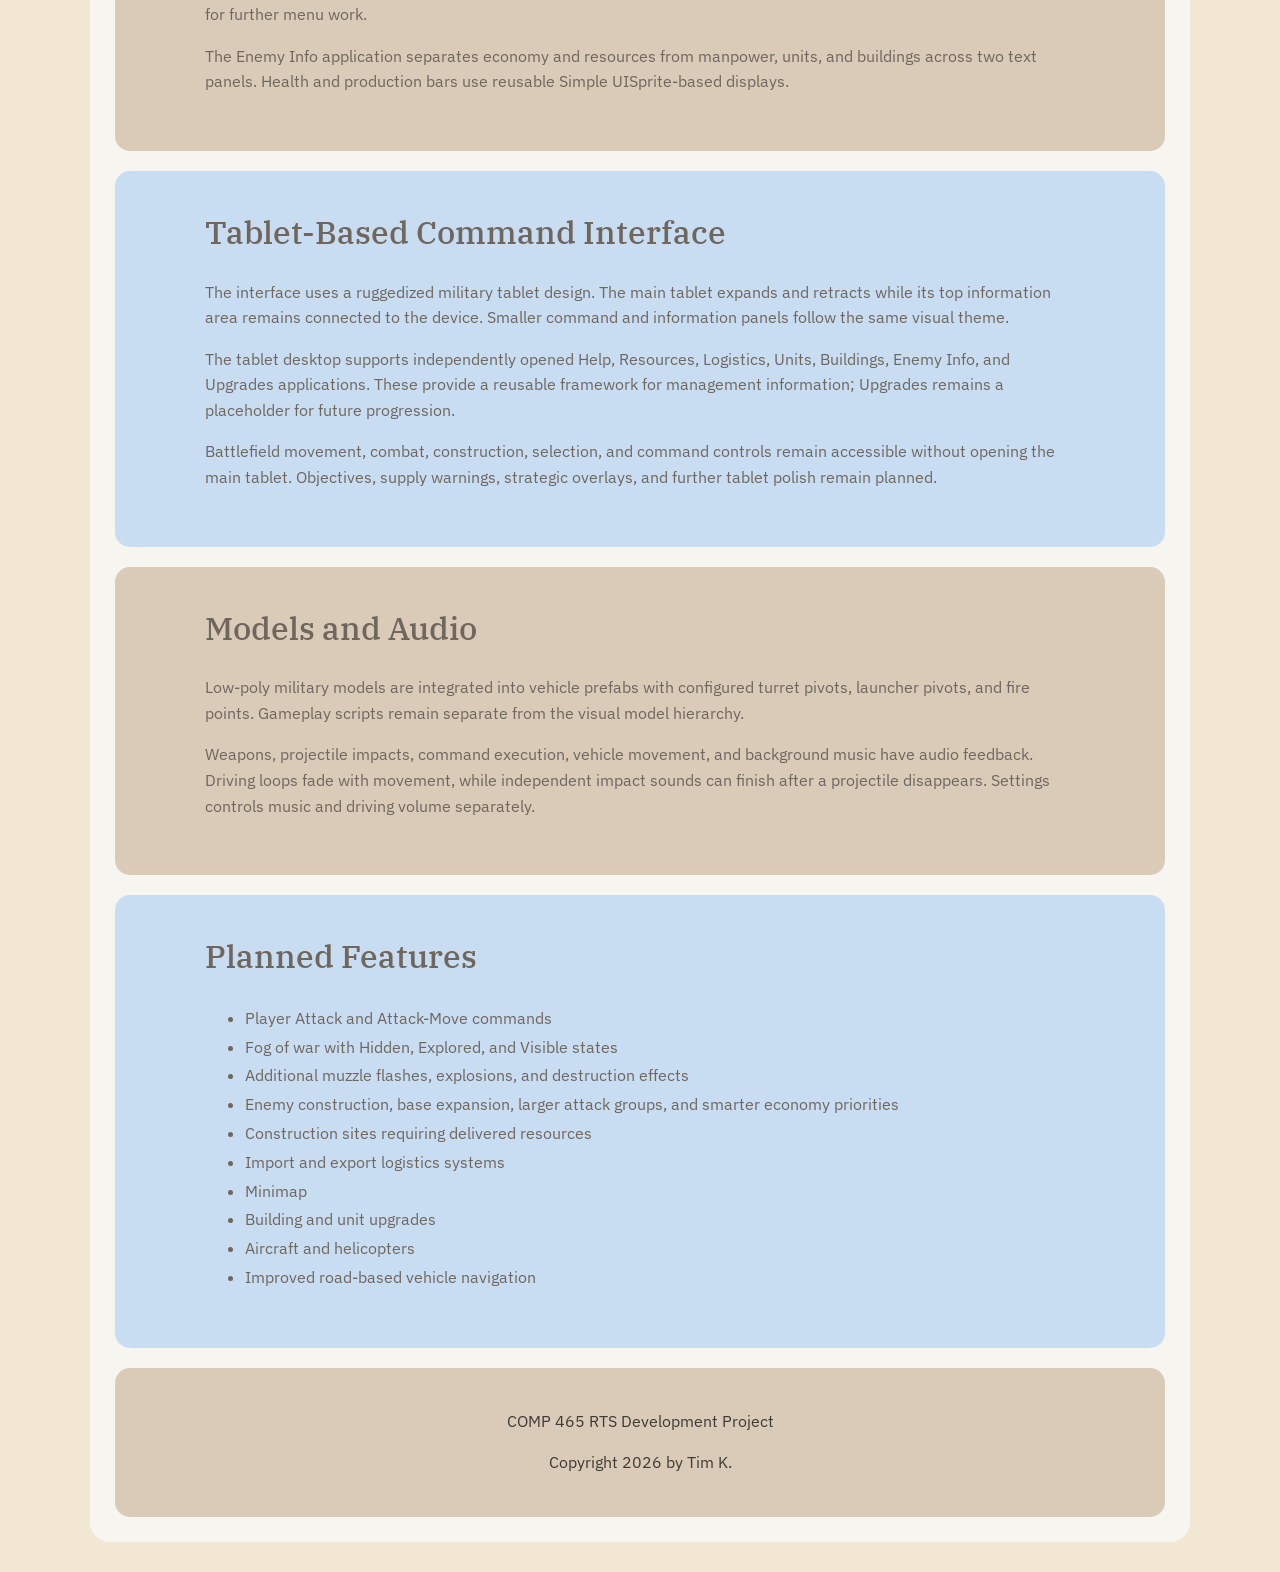
<file: project.html>
<!doctype html>
<html lang="en">
  <head>
    <meta charset="UTF-8" />
    <meta name="viewport" content="width=device-width, initial-scale=1.0" />

    <title>COMP 465 RTS | Project Overview</title>

    <link rel="preconnect" href="https://fonts.googleapis.com" />
    <link rel="preconnect" href="https://fonts.gstatic.com" crossorigin />

    <link
      href="https://fonts.googleapis.com/css2?family=IBM+Plex+Sans:wght@400;600&family=IBM+Plex+Serif:wght@500;600&display=swap"
      rel="stylesheet"
    />

    <link rel="stylesheet" href="css/styles.css" />
  </head>

  <body>
    <div class="site-container">
      <header>
        <div class="content-wrap">
          <h1>Project Overview</h1>

          <p>
            An overview of the design and major systems of the COMP 465
            real-time strategy game.
          </p>

          <p class="as-of-date">
            <strong>As of:</strong> November 13, 2026
          </p>
        </div>
      </header>

      <nav>
        <a href="index.html">Home</a>
        <a href="project.html">Project Overview</a>
        <a href="roadmap.html">Roadmap</a>
        <a href="changelog.html">Changelog</a>
      </nav>

      <main>
        <section class="project-section">
          <div class="content-wrap">
            <h2>Game Concept</h2>

            <p>
              The project is a modern military real-time strategy game developed
              in Unity. The game combines traditional RTS base building and unit
              control with a larger emphasis on logistics, transportation,
              resource movement, and supporting military operations.
            </p>
          </div>
        </section>

        <section class="project-section alternate">
          <div class="content-wrap">
            <h2>Vehicle Control</h2>

            <p>
              Vehicles are the primary controllable units. The Player can select
              individual vehicles or groups, issue movement commands, establish
              logistics routes, and construct buildings.
            </p>

            <p>
              Selectable objects use Player, Enemy, and Neutral factions. Enemy
              and Neutral objects can be selected and inspected, while Player
              command systems only allow Player-owned units to receive orders.
            </p>
          </div>
        </section>

        <section class="project-section">
          <div class="content-wrap">
            <h2>Base Building</h2>

            <p>
              Buildings are placed on a 10×10 world grid using vehicle-based
              construction. Current structures include the Headquarters,
              Barracks, Heavy Truck Production Depot, Tracked Vehicle
              Production, maintenance facilities, and specialized resource
              warehouses.
            </p>

            <p>
              Building prefabs use configurable construction costs. Placement
              checks affordability before accepting an order, and canceled
              unfinished construction orders refund their paid resources.
            </p>

            <p>
              Buildings can have health, selection information, faction
              ownership, and NavMesh obstacles without requiring combat
              capabilities.
            </p>
          </div>
        </section>

        <section class="project-section alternate">
          <div class="content-wrap">
            <h2>Resources and Logistics</h2>

            <p>
              The economy currently includes Money, Food, Water, Fuel, Wood,
              Metal, and Electronics. Physical resources are stored in
              specialized warehouses and transported by cargo vehicles.
            </p>

            <p>
              The resource interface tracks both warehouse storage and resources
              currently in transit. Destroyed cargo vehicles and warehouses
              automatically remove their contents from the displayed totals.
            </p>

            <p>
              The long-term goal is for logistics to directly support
              construction, production, and combat operations.
            </p>
          </div>
        </section>

        <section class="project-section">
          <div class="content-wrap">
            <h2>Production and Manpower</h2>

            <p>
              Production buildings use reusable production queues. Individual
              units can require resources, manpower capacity, and construction
              time before they are spawned.
            </p>

            <p>
              Produced units consume manpower while they exist and release that
              manpower when destroyed. Barracks increase the manpower cap and
              remove that additional capacity if the Barracks is destroyed.
            </p>

            <p>
              The game supports temporary over-cap states. Existing units remain
              active if a Barracks is lost, but additional units cannot be
              produced until manpower usage falls back below the available cap.
            </p>
          </div>
        </section>

        <section class="project-section alternate">
          <div class="content-wrap">
            <h2>Combat</h2>

            <p>Selected combat vehicles can switch between Hold Fire and Fire at Will through the standard command panel. IAttackController provides common controls for direct-fire and projectile weapons. Hold Fire clears targets and cancels unlaunched salvo shots; projectiles already in flight continue.</p>

            <p>
              Armed vehicles can automatically detect hostile Player or Enemy
              objects, rotate toward targets, fire weapons, deal damage, and
              destroy targets. Direct-fire weapons use HitscanAttack and can
              require turret alignment before firing.
            </p>

            <p>
              LongRangeProjectileAttack provides reusable indirect-fire behavior
              with launcher rotation, minimum range, arcing projectiles, salvo
              timing, configurable spread, splash damage, and impact effects.
              Current combat vehicles include the Battle Tank, HIMARS, and
              Tracked Artillery.
            </p>

            <p>
              Faction ownership remains independent from weapon behavior,
              allowing non-combat buildings to be valid combat targets without
              giving those buildings weapons.
            </p>

            <p>
              Damaged units and buildings display world-space health bars with
              remaining health shown in green and missing health shown in red.
              Direct-fire weapons use visible yellow LineRenderer tracers while
              long-range projectiles use visible impact effects.
            </p>
          </div>
        </section>

        <section class="project-section">
          <div class="content-wrap">
            <h2>Enemy Forces</h2>

            <p>EnemyAIManager maintains an Enemy Humvee force through the normal production queue, spending Enemy Money, resources, and manpower. Player and Enemy economies are managed separately.</p>

            <p>Enemy vehicles collect Metal and Electronics from shared resource nodes and return cargo to the Enemy Warehouse. Available vehicles can be assigned to collection, looping patrol routes, or an attack route toward the Player.</p>

            <p>Enemy construction, base expansion, larger attack groups, and more adaptive economy priorities remain planned.</p>
          </div>
        </section>

        <section class="project-section alternate">
          <div class="content-wrap">
            <h2>User Interface</h2>

            <p>The HUD provides resource totals, manpower, game time, selection information, health, cargo, production progress, and command controls. Command hover tooltips explain actions and show construction, production, and manpower costs.</p>

            <p>The in-game menu includes Return to Game, Controls, Settings, Dev Commands, and Exit Game options. Settings now provides separate music and vehicle-movement volume sliders with saved preferences; Controls and Exit remain areas for further menu work.</p>

            <p>The Enemy Info application separates economy and resources from manpower, units, and buildings across two text panels. Health and production bars use reusable Simple UISprite-based displays.</p>
          </div>
        </section>

        <section class="project-section">
          <div class="content-wrap">
            <h2>Tablet-Based Command Interface</h2>

            <p>The interface uses a ruggedized military tablet design. The main tablet expands and retracts while its top information area remains connected to the device. Smaller command and information panels follow the same visual theme.</p>

            <p>The tablet desktop supports independently opened Help, Resources, Logistics, Units, Buildings, Enemy Info, and Upgrades applications. These provide a reusable framework for management information; Upgrades remains a placeholder for future progression.</p>

            <p>Battlefield movement, combat, construction, selection, and command controls remain accessible without opening the main tablet. Objectives, supply warnings, strategic overlays, and further tablet polish remain planned.</p>
          </div>
        </section>

        <section class="project-section alternate">
          <div class="content-wrap">
            <h2>Models and Audio</h2>
            <p>Low-poly military models are integrated into vehicle prefabs with configured turret pivots, launcher pivots, and fire points. Gameplay scripts remain separate from the visual model hierarchy.</p>
            <p>Weapons, projectile impacts, command execution, vehicle movement, and background music have audio feedback. Driving loops fade with movement, while independent impact sounds can finish after a projectile disappears. Settings controls music and driving volume separately.</p>
          </div>
        </section>

        <section class="project-section">
          <div class="content-wrap">
            <h2>Planned Features</h2>

            <ul>
              <li>Player Attack and Attack-Move commands</li>
              <li>Fog of war with Hidden, Explored, and Visible states</li>
              <li>
                Additional muzzle flashes, explosions, and destruction effects
              </li>
              <li>
                Enemy construction, base expansion, larger attack groups, and
                smarter economy priorities
              </li>
              <li>Construction sites requiring delivered resources</li>
              <li>Import and export logistics systems</li>
              <li>Minimap</li>
              <li>Building and unit upgrades</li>
              <li>Aircraft and helicopters</li>
              <li>Improved road-based vehicle navigation</li>
            </ul>
          </div>
        </section>
      </main>

      <footer>
        <div class="content-wrap">
          <p>COMP 465 RTS Development Project</p>
          <p>Copyright 2026 by Tim K.</p>
        </div>
      </footer>
    </div>
  </body>
</html>
</file>
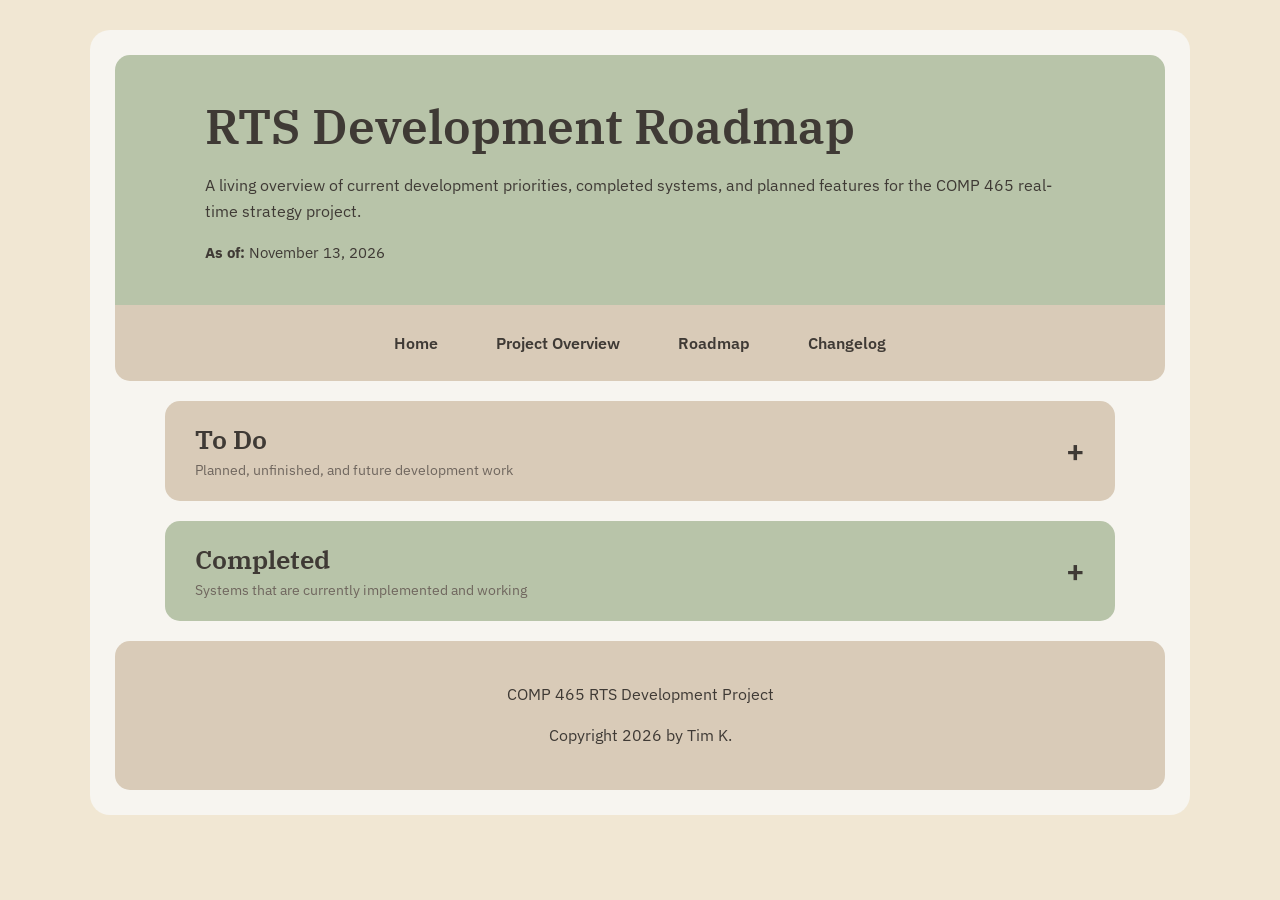
<file: roadmap.html>
<!doctype html>
<html lang="en">
  <head>
    <meta charset="UTF-8" />
    <meta name="viewport" content="width=device-width, initial-scale=1.0" />

    <title>COMP 465 RTS | Roadmap</title>

    <link rel="preconnect" href="https://fonts.googleapis.com" />
    <link rel="preconnect" href="https://fonts.gstatic.com" crossorigin />

    <link
      href="https://fonts.googleapis.com/css2?family=IBM+Plex+Sans:wght@400;600&family=IBM+Plex+Serif:wght@500;600&display=swap"
      rel="stylesheet"
    />

    <link rel="stylesheet" href="css/styles.css" />
  </head>

  <body>
    <div class="site-container">
      <header>
        <div class="content-wrap">
          <h1>RTS Development Roadmap</h1>

          <p>
            A living overview of current development priorities, completed
            systems, and planned features for the COMP 465 real-time strategy
            project.
          </p>

          <p class="as-of-date">
            <strong>As of:</strong> November 13, 2026
          </p>
        </div>
      </header>

      <nav>
        <a href="index.html">Home</a>
        <a href="project.html">Project Overview</a>
        <a href="roadmap.html">Roadmap</a>
        <a href="changelog.html">Changelog</a>
      </nav>

      <main class="page-content">
        <!-- To Do -->
        <details class="roadmap-entry priority-entry">
          <summary>
            To Do
            <span class="date-description">
              Planned, unfinished, and future development work
            </span>
          </summary>

          <div class="roadmap-content">
            <div class="roadmap-item priority">
              <h3>Mouse-Click Sounds</h3>
              <p>Add audio feedback for general mouse clicks and selection interactions, building on the existing command-execution sounds.</p>
            </div>

            <div class="roadmap-item priority">
              <h3>Right-Click Navigation Flag</h3>
              <p>Show a temporary destination flag when the Player issues a right-click movement order, then remove it after a short delay.</p>
            </div>

            <div class="roadmap-item priority">
              <h3>Title Scene</h3>
              <p>Add a title scene with looping background music, a Start Game button, and access to Settings.</p>
            </div>

            <div class="roadmap-item priority">
              <h3>Expanded Audio Controls</h3>
              <p>Extend the existing music and vehicle-movement sliders with additional sound categories, such as weapons and UI sounds.</p>
            </div>

            <!-- Next Work Cycle: UI, Economy, and Automation -->

            <div class="roadmap-item priority">
              <h3>Tablet-Based UI Revamp</h3>
              <p>Continue refining the implemented military tablet interface with consistent frames, spacing, button states, and layouts across the main tablet, command panel, and selected-object display.</p>
            </div>

            <div class="roadmap-item priority">
              <h3>UI Polish Pass</h3>

              <p>
                Improve the HUD with finished borders, frames, headers, spacing,
                backgrounds, button states, and other visual details while
                converting appropriate panels into tablet-style displays.
              </p>
            </div>

            <div class="roadmap-item priority">
              <h3>Tutorial and Objective Interface</h3>

              <p>
                Add a reusable tutorial and objective display that gives the
                Player guidance, current objectives, progress information, and
                completion feedback. Initial objectives will introduce
                selection, construction, resource collection, logistics routes,
                production, rally points, and combat.
              </p>
            </div>

            <div class="roadmap-item priority">
              <h3>Basic Player Economy</h3>

              <p>
                Implement a simple Player economy so Money has a recurring
                gameplay loop beyond starting resources. Establish the baseline
                systems for starting Money, basic income, construction expenses,
                and vehicle production expenses before adding more advanced
                economic systems.
              </p>
            </div>

            <div class="roadmap-item priority">
              <h3>Automatic Resource Routes</h3>

              <p>
                Allow a compatible logistics vehicle to automatically create a
                repeating collection route when the Player right-clicks a
                resource node. The vehicle selects the nearest compatible Player
                warehouse and establishes a Resource Node → Warehouse → Resource
                Node loop while preserving the manual Route command for advanced
                networks.
              </p>

              <p>
                Warehouse fullness does not prevent the route from being
                created. The vehicle continues operating the assigned route and
                unloads whenever storage capacity becomes available.
              </p>
            </div>

            <div class="roadmap-item priority">
              <h3>Strategic Overlay System</h3>

              <p>
                Create a reusable battlefield overlay system controlled through
                the tablet interface. Overlay layers can display logistics,
                supply, combat, production, and other strategic information
                without replacing the normal battlefield view.
              </p>
            </div>

            <div class="roadmap-item priority">
              <h3>Logistics Overlay</h3>

              <p>
                Display resource sites, warehouses, active logistics routes,
                vehicle cargo movement, manufacturing facilities, and
                supply-network relationships directly over the battlefield.
              </p>
            </div>

            <div class="roadmap-item priority">
              <h3>Supply Warning Overlay</h3>

              <p>
                Allow the Player to highlight units and facilities with low
                Fuel, Ammunition, Food, Water, or other required supplies.
              </p>
            </div>

            <div class="roadmap-item priority">
              <h3>Weapon Range Visualization</h3>

              <p>
                Display weapon ranges when hovering over or selecting friendly
                or enemy combat units. Direct-fire units show maximum range,
                while artillery and rocket systems display both minimum and
                maximum engagement ranges using the actual combat-component
                values.
              </p>
            </div>

            <!-- Production and Logistics Automation -->

            <div class="roadmap-item priority">
              <h3>Maintain Stock Production</h3>

              <p>
                Allow manufacturing facilities to maintain a Player-defined
                quantity of finished products in local storage. When stock falls
                below the configured target, the facility automatically queues
                enough production to restore the requested amount while
                accounting for stored, currently producing, and already queued
                items.
              </p>
            </div>

            <div class="roadmap-item priority">
              <h3>Production Storage</h3>

              <p>
                Give manufacturing facilities local output storage so
                ammunition, components, and other manufactured resources remain
                at the facility until collected or transported.
              </p>
            </div>

            <div class="roadmap-item priority">
              <h3>Context-Sensitive Right-Click Commands</h3>

              <p>
                Expand right-click interaction so common actions are inferred
                from the selected unit and clicked target, including movement,
                attacking, automatic resource routes, cargo delivery, repair,
                and supply interactions.
              </p>
            </div>

            <div class="roadmap-item priority">
              <h3>Unit Rules of Engagement</h3>
              <p>Expand the implemented Hold Fire and Fire at Will controls with additional aggressive, defensive, and return-fire behavior. Preserve the shared weapon-control interface while adding distinct targeting and movement rules.</p>
            </div>

            <div class="roadmap-item priority">
              <h3>Control Groups</h3>

              <p>
                Add standard RTS control groups so selected units can be assigned
                to numbered groups, quickly reselected, and centered by the
                camera.
              </p>
            </div>

            <div class="roadmap-item priority">
              <h3>Vehicle Spacing and Formations</h3>

              <p>
                Add basic group spacing options such as Tight, Normal, and
                Spread to reduce vehicle stacking and improve battlefield
                organization.
              </p>
            </div>

            <div class="roadmap-item priority">
              <h3>Unit Supply Status</h3>

              <p>
                Expand unit information to show operational supply levels such as
                Ammunition, Fuel, and Health, with low-resource indicators that
                can also feed the strategic overlay and warning systems.
              </p>
            </div>

            <div class="roadmap-item priority">
              <h3>Automatic Battlefield Resupply Upgrade</h3>

              <p>
                Add a late-game upgrade that allows selected logistics systems
                to automatically respond to battlefield supply shortages. Before
                this upgrade is unlocked, identifying shortages and organizing
                combat-unit resupply remains the Player's responsibility.
              </p>
            </div>

            <div class="roadmap-item priority">
              <h3>Attack Command</h3>

              <p>
                Allow Player combat units to receive a direct order to attack a
                selected hostile target.
              </p>
            </div>

            <div class="roadmap-item priority">
              <h3>Attack-Move Command</h3>

              <p>
                Allow combat vehicles to move toward a destination while
                engaging hostile targets encountered along the way.
              </p>
            </div>

            <div class="roadmap-item priority">
              <h3>Expanded Combat Effects</h3>

              <p>
                Expand the current projectile impact effects with muzzle flashes,
                larger explosions, and vehicle or building destruction effects.
              </p>
            </div>

            <div class="roadmap-item priority">
              <h3>Enemy Building Prefabs</h3>

              <p>
                Continue creating and configuring enemy-owned buildings using
                the current faction, health, selection, and destruction systems.
              </p>
            </div>

            <div class="roadmap-item priority">
              <h3>RTS-Style Enemy Base and Economy AI</h3>

              <p>
                Replace free enemy spawning with an AI-controlled faction that
                follows the same rules as the Player. The Enemy should collect
                and store resources, pay construction and production costs,
                build its own base, produce vehicles through normal production
                queues, form attack groups, replace losses, and rebuild
                destroyed infrastructure.
              </p>
            </div>

            <div class="roadmap-item priority">
              <h3>Enemy Logistics Routes</h3>

              <p>
                Allow Enemy logistics vehicles to use the same resource nodes,
                cargo, warehouses, and persistent route systems as the Player so
                disrupting enemy transportation directly affects its economy.
              </p>
            </div>

            <div class="roadmap-item priority">
              <h3>Enemy Attack Groups</h3>

              <p>
                Have the Enemy assemble actually produced combat vehicles into
                attack groups, launch attacks when force requirements are met,
                and then rebuild the next force instead of spawning attackers
                for free.
              </p>
            </div>

            <div class="roadmap-item priority">
              <h3>Base Patrol</h3>

              <p>
                Add a dedicated Enemy patrol role focused on the immediate base
                perimeter, important production buildings, warehouses, and
                nearby approaches so the Enemy maintains a local defensive
                presence instead of relying only on broader patrol routes.
              </p>
            </div>

            <div class="roadmap-item priority">
              <h3>Map Patrol</h3>

              <p>
                Add dedicated Enemy patrol units or formations that travel
                broader strategic routes between roads, shared resource sites,
                intersections, and likely Player approaches across the map.
              </p>
            </div>

            <div class="roadmap-item priority">
              <h3>Fog of War and Vision</h3>

              <p>
                Add Hidden, Explored, and Visible map states with configurable
                sight ranges. Combat systems should require current visibility
                before acquiring or firing on hostile targets.
              </p>
            </div>

            <div class="roadmap-item priority">
              <h3>Minimap</h3>

              <p>
                Add a minimap showing terrain, Player units, buildings,
                resources, and enemy contacts.
              </p>
            </div>

            <div class="roadmap-item priority">
              <h3>Enable NavMesh for Built Roads</h3>

              <p>
                Update runtime navigation so Player-built roads, bridges, and
                other traversable surfaces can affect NavMesh movement.
              </p>
            </div>

            <div class="roadmap-item priority">
              <h3>Road Navigation Preference</h3>

              <p>
                Add a dedicated Road NavMesh Area so vehicles prefer roads when
                calculating paths.
              </p>
            </div>

            <div class="roadmap-item priority">
              <h3>Construction Sites</h3>

              <p>
                Replace completed-building construction with temporary
                construction sites that remain until construction requirements
                are met.
              </p>
            </div>

            <div class="roadmap-item priority">
              <h3>Construction Material Delivery</h3>

              <p>
                Require physical resources to be delivered to construction sites
                before buildings can be completed.
              </p>
            </div>

            <div class="roadmap-item priority">
              <h3>Automatic Material Requirements</h3>

              <p>
                Allow logistics vehicles to deliver only the amount of each
                resource still required by a construction site.
              </p>
            </div>

            <div class="roadmap-item priority">
              <h3>Construction Labor</h3>

              <p>
                Allow nearby vehicles to contribute construction progress, with
                dedicated construction vehicles providing a speed bonus.
              </p>
            </div>

            <div class="roadmap-item priority">
              <h3>Import / Export System</h3>

              <p>
                Expand the resource economy with Import and Export Warehouses
                connected to Shipping and Receiving.
              </p>
            </div>

            <div class="roadmap-item priority">
              <h3>Seven-Day Logistics Cycle</h3>

              <p>
                Process Headquarters orders and exports on a repeating
                seven-game-day schedule using the existing game-time system.
              </p>
            </div>


            <!-- Expanded Economy and Production -->

            <div class="roadmap-item priority">
              <h3>Building Operating Costs</h3>

              <p>
                Give selected buildings recurring monetary operating expenses in
                addition to their initial construction costs, making base
                expansion increase ongoing financial requirements.
              </p>
            </div>

            <div class="roadmap-item priority">
              <h3>Building Income and Expense Tracking</h3>

              <p>
                Track money generated and consumed by buildings and display
                operating costs, revenue, and potentially net profitability in
                the UI.
              </p>
            </div>

            <div class="roadmap-item priority">
              <h3>Raw Resource Economy</h3>

              <p>
                Expand resource collection around raw materials that must be
                physically harvested and transported before they can be used or
                processed.
              </p>
            </div>

            <div class="roadmap-item priority">
              <h3>Resource Refining</h3>

              <p>
                Add factories that convert raw materials into refined resources such
                as Fuel, processed Metal, purified Water, and other usable
                industrial materials.
              </p>
            </div>

            <div class="roadmap-item priority">
              <h3>Advanced Manufacturing</h3>

              <p>
                Add additional production stages that combine refined materials
                into finished goods such as Ammunition, vehicle parts,
                Electronics, explosives, and construction materials.
              </p>
            </div>

            <div class="roadmap-item priority">
              <h3>Automated Production Chains</h3>

              <p>
                Allow logistics routes, warehouses, factories, and vehicles to
                form automated supply chains that continuously collect,
                transport, process, and distribute resources.
              </p>
            </div>

            <div class="roadmap-item priority">
              <h3>Export Economy</h3>

              <p>
                Allow surplus resources and manufactured products to be transported
                to Export Warehouses and sold for Money.
              </p>
            </div>

            <div class="roadmap-item priority">
              <h3>Production Profitability Information</h3>

              <p>
                Display production value, operating expenses, and estimated
                profit for industrial buildings or production chains where
                appropriate.
              </p>
            </div>

            <div class="roadmap-item priority">
              <h3>Building Pause / Shutdown Controls</h3>

              <p>
                Allow production facilities to be temporarily paused to stop
                production and reduce or eliminate operating expenses when they
                are not needed.
              </p>
            </div>

            <!-- Expanded Military Supply System -->

            <div class="roadmap-item priority">
              <h3>Ammunition Resource</h3>

              <p>
                Add Ammunition as a physical manufactured resource required by
                combat units rather than allowing weapons to fire indefinitely.
              </p>
            </div>

            <div class="roadmap-item priority">
              <h3>Ammunition Manufacturing</h3>

              <p>
                Add factories that manufacture Ammunition from appropriate
                processed resources.
              </p>
            </div>

            <div class="roadmap-item priority">
              <h3>Ammunition Distribution</h3>

              <p>
                Require Ammunition to be transported from factories or warehouses
                to military facilities, forward bases, or combat units.
              </p>
            </div>

            <div class="roadmap-item priority">
              <h3>Weapon-Specific Ammunition Consumption</h3>

              <p>
                Make different weapon systems consume Ammunition at different
                rates, with artillery and rocket systems requiring substantially
                more logistical support than lighter weapons.
              </p>
            </div>

            <div class="roadmap-item priority">
              <h3>Food Supply System</h3>

              <p>
                Make Food an operational resource used to support manpower,
                facilities, or other military operations.
              </p>
            </div>

            <div class="roadmap-item priority">
              <h3>Water Supply System</h3>

              <p>
                Make Water an operational resource used to support manpower and
                base operations.
              </p>
            </div>

            <div class="roadmap-item priority">
              <h3>Fuel Consumption System</h3>

              <p>
                Expand Fuel into an actively consumed logistical resource for
                vehicles, generators, and selected buildings.
              </p>
            </div>

            <div class="roadmap-item priority">
              <h3>Forward Supply Points</h3>

              <p>
                Allow Ammo, Fuel, Food, Water, and other supplies to be staged
                closer to combat areas so units do not always depend directly
                on the main base.
              </p>
            </div>

            <!-- Electricity and Power -->

            <div class="roadmap-item priority">
              <h3>Electricity System</h3>

              <p>
                Add electrical power as a support system for industrial and
                advanced military facilities.
              </p>
            </div>

            <div class="roadmap-item priority">
              <h3>Mobile Generator Trailer</h3>

              <p>
                Add a towable generator that consumes Fuel and provides
                electrical support to nearby buildings.
              </p>
            </div>

            <div class="roadmap-item priority">
              <h3>Mobile Generator Vehicle</h3>

              <p>
                Add a generator mounted on a truck or flatbed platform that can
                move with forward bases and provide power within a configurable
                radius.
              </p>
            </div>

            <div class="roadmap-item priority">
              <h3>Generator Fuel Consumption</h3>

              <p>
                Make generators continuously consume Fuel while operating,
                creating another logistics requirement for powered facilities.
              </p>
            </div>

            <div class="roadmap-item priority">
              <h3>Power Radius System</h3>

              <p>
                Provide electrical power to buildings within a generator's
                effective area without requiring a detailed cable or electrical
                grid simulation.
              </p>
            </div>

            <div class="roadmap-item priority">
              <h3>Powered Production Bonus</h3>

              <p>
                Give powered factories and production facilities increased
                production speed or efficiency.
              </p>
            </div>

            <div class="roadmap-item priority">
              <h3>Power-Required Advanced Buildings</h3>

              <p>
                Allow selected advanced facilities to require electricity to
                operate while basic structures remain functional without power.
              </p>
            </div>

            <div class="roadmap-item priority">
              <h3>Permanent Base Generator</h3>

              <p>
                Add a larger stationary generator building with greater output
                and coverage than mobile generator systems.
              </p>
            </div>

            <div class="roadmap-item priority">
              <h3>Power Infrastructure as Strategic Targets</h3>

              <p>
                Make generators and other power infrastructure meaningful
                strategic targets whose destruction can reduce production or
                disable advanced systems.
              </p>
            </div>

            <div class="roadmap-item priority">
              <h3>Integrated Logistics and Industrial Economy</h3>

              <p>
                Create a complete economic loop where raw resources are harvested,
                transported, refined, manufactured into useful or valuable
                products, distributed to military forces or exported for Money,
                and used to fund continuing military and industrial operations.
              </p>
            </div>

            <div class="roadmap-item priority">
              <h3>Resource Tooltip Interaction</h3>

              <p>
                Allow individual warehouse and vehicle entries in resource
                tooltips to select or focus the camera on that object.
              </p>
            </div>

            <div class="roadmap-item priority">
              <h3>Production Queue Visuals</h3>

              <p>
                Replace the simple queue count with visual queue boxes or unit
                icons showing upcoming production.
              </p>
            </div>

            <div class="roadmap-item priority">
              <h3>Resource and Manpower Warning Popups</h3>

              <p>
                Finish world-positioned warning messages for failed construction
                and production attempts. Building shortages should appear near
                the attempted construction location, while production and
                manpower shortages should appear above the selected production
                building.
              </p>
            </div>

            <div class="roadmap-item priority">
              <h3>Game Speed Controls</h3>

              <p>
                Add HUD controls for pause, normal speed, and accelerated game
                speeds.
              </p>
            </div>

            <div class="roadmap-item priority">
              <h3>UI Scaling and Layout</h3>

              <p>
                Continue refining HUD scaling, anchors, panel sizing, and
                support for different screen resolutions.
              </p>
            </div>
<div class="roadmap-item priority">
              <h3>Asset Updates</h3>

              <p>
                Continue replacing primitive and placeholder geometry with
                low-poly vehicle, building, and environment assets.
              </p>
            </div>

            <div class="roadmap-item priority">
              <h3>Upgrades System</h3>

              <p>
                Add building and unit upgrades using progression levels such as
                Level I, II, and III.
              </p>
            </div>
<!-- Expanded Vehicle and Combat Roster -->
<div class="roadmap-item priority">
              <h3>M270 MLRS-Style Rocket Artillery</h3>

              <p>
                Add a heavier tracked multiple-launch rocket system with larger
                salvo capacity at the cost of mobility and greater logistics
                requirements.
              </p>
            </div>

            <div class="roadmap-item priority">
              <h3>Recon Drones</h3>

              <p>
                Add deployable drones for scouting, spotting enemies, extending
                vision, and supporting long-range weapons.
              </p>
            </div>

            <div class="roadmap-item priority">
              <h3>Drone Upgrades and Variants</h3>

              <p>
                Allow drones to receive specialized upgrades or roles, including
                improved reconnaissance, weapons, and one-way explosive
                contact-detonation configurations.
              </p>
            </div>

            <div class="roadmap-item priority">
              <h3>8×8 Heavy Logistics Platform</h3>

              <p>
                Add a heavy wheeled logistics platform based around PLS and
                wrecker-style vehicles that can support multiple specialized
                configurations.
              </p>
            </div>

            <div class="roadmap-item priority">
              <h3>8×8 Cargo Truck</h3>

              <p>
                Add a high-capacity cargo configuration for transporting bulk
                physical resources between resource sites, warehouses,
                factories, and bases.
              </p>
            </div>

            <div class="roadmap-item priority">
              <h3>8×8 Fuel Truck</h3>

              <p>
                Add a dedicated high-capacity Fuel transport configuration for
                supplying vehicles, generators, and facilities.
              </p>
            </div>

            <div class="roadmap-item priority">
              <h3>8×8 Repair / Wrecker Vehicle</h3>

              <p>
                Add a mobile repair and recovery vehicle capable of servicing
                damaged vehicles in the field.
              </p>
            </div>

            <div class="roadmap-item priority">
              <h3>MRAP / Protected Scout Vehicle</h3>

              <p>
                Add mine-resistant vehicles for protected reconnaissance, convoy
                escort, route scouting, and operating in hazardous areas.
              </p>
            </div>

            <div class="roadmap-item priority">
              <h3>Route-Clearance Vehicle</h3>

              <p>
                Add a specialized protected vehicle capable of detecting and
                clearing mines along important logistics routes.
              </p>
            </div>

            <div class="roadmap-item priority">
              <h3>Mine Deployment System</h3>

              <p>
                Allow selected engineer or support vehicles to deploy mines,
                potentially as an upgrade or equipment option instead of a
                completely separate vehicle.
              </p>
            </div>

            <div class="roadmap-item priority">
              <h3>Air-Defense Vehicle</h3>

              <p>
                Add a mobile air-defense unit designed to protect bases,
                logistics formations, and artillery from drones and future
                aircraft.
              </p>
            </div>

            <div class="roadmap-item priority">
              <h3>Forward Observer / Recon Vehicle</h3>

              <p>
                Add a lightly armed reconnaissance vehicle designed to locate
                targets and provide targeting information for artillery and
                rocket systems.
              </p>
            </div>

            <div class="roadmap-item priority">
              <h3>Transport / Attack Helicopters</h3>

              <p>
                Expand helicopter roles to include transport, reconnaissance,
                logistics, and combat using movement independent from the ground
                NavMesh.
              </p>
            </div>

            <div class="roadmap-item priority">
              <h3>Additional Map</h3>

              <p>
                Create another playable map and continue work toward supporting
                custom maps or heightmap imports.
              </p>
            </div>

            <div class="roadmap-item priority">
              <h3>Map Development</h3>

              <p>
                Continue expanding terrain detail with roads, trees, hills,
                bridges, resource areas, bases, and strategic routes.
              </p>
            </div>

            <div class="roadmap-item priority">
              <h3>Finish Menu Functions and Level Launcher</h3>
              <p>Finish Controls and Exit Game actions and expand the menu beyond the implemented audio settings. Add map or level selection after the title-scene framework is established.</p>
            </div>

            <div class="roadmap-item priority">
              <h3>Custom Cursor</h3>

              <p>
                Replace the default system cursor with a game-specific cursor
                and eventually support different cursor states for movement,
                attacking, selection, construction, and other RTS commands.
              </p>
            </div>

            <div class="roadmap-item priority">
              <h3>Music and Sound Effects</h3>
              <p>Expand the implemented background music, weapon, impact, command, and vehicle-driving audio with construction, destruction, alerts, and other gameplay sounds. Continue balancing levels and improving loop quality.</p>
            </div>
          </div>
        </details>

        <!-- Completed -->
        <details class="roadmap-entry completed-entry">
          <summary>
            Completed
            <span class="date-description">
              Systems that are currently implemented and working
            </span>
          </summary>

          <div class="roadmap-content">

            <div class="roadmap-item completed">
              <h3>Low-Poly Vehicle Model Integration</h3>
              <p>Imported low-poly military vehicle models are integrated with existing gameplay prefabs, weapon pivots, and fire points.</p>
            </div>

            <div class="roadmap-item completed">
              <h3>Hold Fire and Fire at Will</h3>
              <p>The standard command panel controls automatic firing for selected combat vehicles through IAttackController, including cancellation of unlaunched salvo shots.</p>
            </div>

            <div class="roadmap-item completed">
              <h3>Gameplay Audio Foundation</h3>
              <p>Weapon shots, projectile launches and impacts, command execution, background music, and positional driving loops provide gameplay audio feedback.</p>
            </div>

            <div class="roadmap-item completed">
              <h3>Saved Audio Volume Settings</h3>
              <p>The Audio settings panel provides independent music and vehicle-movement volume controls with preferences saved between sessions.</p>
            </div>

            <div class="roadmap-item completed">
              <h3>Split Enemy Intelligence Panels</h3>
              <p>The Enemy Info application separates economy and resource information from manpower, units, and buildings.</p>
            </div>

            <div class="roadmap-item completed">
              <h3>Expandable Main Tablet</h3>

              <p>
                The primary tablet now supports animated expanded and retracted
                states while keeping the top information interface connected to
                the tablet during movement.
              </p>
            </div>

            <div class="roadmap-item completed">
              <h3>Tablet Application Framework</h3>

              <p>
                A reusable tablet desktop can open and close Help, Resources,
                Logistics, Units, Buildings, Enemy Info, and Upgrades
                applications independently while preserving the underlying
                desktop.
              </p>
            </div>

            <div class="roadmap-item completed">
              <h3>Expanded Command Hover Tooltips</h3>

              <p>
                Command hover information now covers movement, routing, Build
                and Back navigation, rally controls, warehouse interactions,
                road commands, construction costs, production costs, and
                manpower requirements.
              </p>
            </div>

            <div class="roadmap-item completed">
              <h3>Faction-Specific Economies</h3>

              <p>
                Player and Enemy Money, physical resources, storage, and
                manpower are tracked through separate faction resource managers
                while sharing the common ResourceManager API.
              </p>
            </div>

            <div class="roadmap-item completed">
              <h3>Enemy Economy Information</h3>

              <p>
                The tablet Enemy Info application reports Enemy resources,
                Money, manpower, stored resources, active units, and buildings
                for development and gameplay monitoring.
              </p>
            </div>

            <div class="roadmap-item completed">
              <h3>Autonomous Enemy Vehicle Production</h3>

              <p>
                EnemyAIManager maintains a configurable Humvee force by ordering
                vehicles through the normal production queue and spending Enemy
                Money, resources, and manpower instead of spawning replacements
                for free.
              </p>
            </div>

            <div class="roadmap-item completed">
              <h3>Enemy Warehouse</h3>

              <p>
                A physical Enemy Warehouse accepts resources returned by Enemy
                logistics vehicles and transfers their cargo into the Enemy
                faction's resource storage.
              </p>
            </div>

            <div class="roadmap-item completed">
              <h3>Enemy Shared Resource Collection</h3>

              <p>
                Enemy Humvees can autonomously collect Metal and Electronics
                from the same finite ResourceNode objects used by the Player,
                return cargo to the Enemy Warehouse, unload, and repeat the
                logistics cycle.
              </p>
            </div>

            <div class="roadmap-item completed">
              <h3>Enemy AI Role Assignment</h3>

              <p>
                EnemyAIManager can reserve produced Humvees for Metal collection,
                Electronics collection, patrol duty, and attacks against the
                Player while keeping faction roles separate from the production
                system itself.
              </p>
            </div>

            <div class="roadmap-item completed">
              <h3>Looping Enemy Patrol Routes</h3>

              <p>
                Enemy route followers can now use looping waypoint routes for
                patrol behavior in addition to the existing one-way attack
                routes.
              </p>
            </div>

            <div class="roadmap-item completed">
              <h3>Player Resource Faction Filtering</h3>

              <p>
                The Player resource top bar and hover breakdowns explicitly
                ignore Enemy warehouses and Enemy vehicle cargo so opposing
                logistics no longer alter Player stored or in-transit totals.
              </p>
            </div>

            <div class="roadmap-item completed">
              <h3>Battle Tank</h3>

              <p>
                A tracked direct-fire combat vehicle is implemented with
                selectable movement, routing, health, turret rotation, and
                aim-before-fire behavior.
              </p>
            </div>

            <div class="roadmap-item completed">
              <h3>Tracked Vehicle Production</h3>

              <p>
                A dedicated production building can manufacture tracked combat
                vehicles using the reusable production queue.
              </p>
            </div>

            <div class="roadmap-item completed">
              <h3>HIMARS</h3>

              <p>
                A mobile long-range rocket artillery vehicle is implemented with
                launcher rotation, multi-rocket salvos, splash damage, impact
                effects, and configurable salvo spread.
              </p>
            </div>

            <div class="roadmap-item completed">
              <h3>Tracked Artillery</h3>

              <p>
                A tracked indirect-fire vehicle is implemented with a single
                high-damage projectile and large splash radius.
              </p>
            </div>

            <div class="roadmap-item completed">
              <h3>Long-Range Projectile Combat</h3>

              <p>
                Reusable projectile attack and projectile-flight systems support
                arcing trajectories, launcher aiming, minimum range, salvo
                timing, spread, splash damage, and impact effects.
              </p>
            </div>

            <div class="roadmap-item completed">
              <h3>Building Construction Costs</h3>

              <p>
                Building prefabs expose configurable construction costs and
                placement checks affordability before accepting an order.
              </p>
            </div>

            <div class="roadmap-item completed">
              <h3>Construction Cancellation Refunds</h3>

              <p>
                Unfinished building orders retain a cost receipt so canceled,
                replaced, queued, or interrupted construction can return the
                resources that were spent.
              </p>
            </div>

            <div class="roadmap-item completed">
              <h3>Construction Placement States</h3>

              <p>
                Building placement uses transparent grey for valid previews,
                transparent red for invalid locations, and transparent light
                orange for confirmed construction ghosts.
              </p>
            </div>

            <div class="roadmap-item completed">
              <h3>Developer Commands Panel</h3>

              <p>
                An independently toggleable developer panel includes a resource
                cheat that adds Money and fills Player-owned warehouses for
                testing.
              </p>
            </div>

            <div class="roadmap-item completed">
              <h3>In-Game Menu Framework</h3>

              <p>
                An in-game menu provides Return to Game, Controls, Settings,
                Dev Commands, and Exit Game buttons, with Return to Game and Dev
                Commands currently functional.
              </p>
            </div>

            <div class="roadmap-item completed">
              <h3>HQ Focus Faction Filter</h3>

              <p>
                Headquarters quick access now explicitly searches for the
                Player-owned HQ so the Enemy Headquarters cannot be selected by
                the shortcut.
              </p>
            </div>

            <div class="roadmap-item completed">
              <h3>Command Tooltip Foundation</h3>

              <p>
                Command buttons can expose names, descriptions, building or
                production costs, and manpower information using the same data
                that drives gameplay.
              </p>
            </div>

            <div class="roadmap-item completed">
              <h3>RTS Camera</h3>

              <p>
                Camera movement supports arrow keys, edge scrolling, zooming,
                and focusing on selected objects.
              </p>
            </div>

            <div class="roadmap-item completed">
              <h3>NavMesh Vehicle Movement</h3>

              <p>
                Ground vehicles use Unity NavMesh navigation for movement across
                the RTS map.
              </p>
            </div>

            <div class="roadmap-item completed">
              <h3>Unit Selection</h3>

              <p>
                Selectable objects support individual click selection,
                drag-selection, and visible selection indicators.
              </p>
            </div>

            <div class="roadmap-item completed">
              <h3>Dynamic Command Panel</h3>

              <p>
                A reusable 3×4 QWER / ASDF / ZXCV command panel displays
                commands based on the selected Player object.
              </p>
            </div>

            <div class="roadmap-item completed">
              <h3>Faction and Ownership System</h3>

              <p>
                Selectable objects can belong to the Player, Enemy, or Neutral
                faction.
              </p>
            </div>

            <div class="roadmap-item completed">
              <h3>Enemy and Neutral Selection</h3>

              <p>
                Enemy and Neutral objects can be selected and inspected without
                allowing the Player to control them.
              </p>
            </div>

            <div class="roadmap-item completed">
              <h3>Building Placement</h3>

              <p>
                Buildings use grid-based placement, ghost previews, placement
                validation, and vehicle-based construction orders.
              </p>
            </div>

            <div class="roadmap-item completed">
              <h3>Production Queue</h3>

              <p>
                Production buildings can queue units using configurable build
                times, resource costs, and manpower requirements.
              </p>
            </div>

            <div class="roadmap-item completed">
              <h3>Production Rally Points</h3>

              <p>
                Newly produced vehicles can automatically move toward a
                configured rally point.
              </p>
            </div>

            <div class="roadmap-item completed">
              <h3>Vehicle Cargo System</h3>

              <p>
                Vehicles can physically carry configurable amounts and types of
                physical resources.
              </p>
            </div>

            <div class="roadmap-item completed">
              <h3>Resource Nodes</h3>

              <p>
                Physical resource nodes provide resources for logistics vehicles
                to collect.
              </p>
            </div>

            <div class="roadmap-item completed">
              <h3>Specialized Warehouses</h3>

              <p>
                Warehouses store individual physical resource types with
                configurable capacities.
              </p>
            </div>

            <div class="roadmap-item completed">
              <h3>Warehouse Shipping and Receiving</h3>

              <p>
                Logistics vehicles can load and unload resources through
                warehouse transfer points.
              </p>
            </div>

            <div class="roadmap-item completed">
              <h3>Persistent Logistics Routes</h3>

              <p>
                Vehicles can follow reusable logistics routes containing road
                waypoints, resource nodes, and warehouse transfer points.
              </p>
            </div>

            <div class="roadmap-item completed">
              <h3>Resource Economy</h3>

              <p>
                The current economy includes Money, Food, Water, Fuel, Wood,
                Metal, and Electronics.
              </p>
            </div>

            <div class="roadmap-item completed">
              <h3>Resource Top Bar</h3>

              <p>
                The HUD displays stored and in-transit physical resources along
                with global Money.
              </p>
            </div>

            <div class="roadmap-item completed">
              <h3>Resource Hover Breakdown</h3>

              <p>
                Resource tooltips show which warehouses and vehicles currently
                contain each resource.
              </p>
            </div>

            <div class="roadmap-item completed">
              <h3>Manpower System</h3>

              <p>
                Units consume manpower capacity when produced and return their
                manpower when destroyed.
              </p>
            </div>

            <div class="roadmap-item completed">
              <h3>Barracks Manpower Capacity</h3>

              <p>
                Barracks increase the manpower cap and remove that capacity when
                destroyed.
              </p>
            </div>

            <div class="roadmap-item completed">
              <h3>Over-Cap Manpower Handling</h3>

              <p>
                The manpower cap can fall below current usage without destroying
                units, while additional production remains blocked.
              </p>
            </div>

            <div class="roadmap-item completed">
              <h3>Selected Object Information Panel</h3>

              <p>
                Vehicles, buildings, resource nodes, health, cargo, and
                production information can be displayed in the bottom HUD.
              </p>
            </div>

            <div class="roadmap-item completed">
              <h3>World Health Bars</h3>

              <p>
                Damaged vehicles and buildings show green remaining health over
                a red missing-health background.
              </p>
            </div>

            <div class="roadmap-item completed">
              <h3>Selected Health Bar</h3>

              <p>
                Selected objects use the same green and red health display in
                the SelectedInfoPanel.
              </p>
            </div>

            <div class="roadmap-item completed">
              <h3>Production Progress Bar</h3>

              <p>
                Production progress is displayed using a reusable Simple
                UISprite-based progress bar.
              </p>
            </div>

            <div class="roadmap-item completed">
              <h3>Basic Vehicle Combat</h3>

              <p>
                Armed vehicles automatically detect hostile objects, rotate
                toward targets, fire, deal damage, and destroy targets.
              </p>
            </div>

            <div class="roadmap-item completed">
              <h3>Combat Targeting of Buildings</h3>

              <p>
                Combat vehicles can attack hostile buildings without requiring
                those buildings to have their own CombatUnit.
              </p>
            </div>

            <div class="roadmap-item completed">
              <h3>Weapon Tracers</h3>

              <p>
                Weapon fire displays a visible yellow LineRenderer tracer
                between the weapon and target.
              </p>
            </div>

            <div class="roadmap-item completed">
              <h3>Enemy Attack Routes</h3>

              <p>
                Enemy vehicles follow predefined waypoint routes using NavMesh
                movement.
              </p>
            </div>

            <div class="roadmap-item completed">
              <h3>Enemy Vehicle Spawning</h3>

              <p>
                Enemy vehicles can be spawned automatically at configurable
                intervals and assigned to an attack route.
              </p>
            </div>

            <div class="roadmap-item completed">
              <h3>Destructible Enemy Production Building</h3>

              <p>
                Enemy spawning is attached to a destructible building, and
                destroying the structure stops future enemy production.
              </p>
            </div>

            <div class="roadmap-item completed">
              <h3>Destruction Resource Cleanup</h3>

              <p>
                Destroyed warehouses and cargo vehicles are automatically
                removed from stored and in-transit resource totals.
              </p>
            </div>

            <div class="roadmap-item completed">
              <h3>HQ Quick Access</h3>

              <p>
                A HUD button selects the Headquarters and centers the camera on
                it when clicked again.
              </p>
            </div>

            <div class="roadmap-item completed">
              <h3>Game Time System</h3>

              <p>
                The game tracks day, hour, and minute values and supports pause
                and adjustable time speed.
              </p>
            </div>

            <div class="roadmap-item completed">
              <h3>Development Website</h3>

              <p>
                The project website contains a homepage, combined changelog and
                documentation page, project overview, and roadmap.
              </p>
            </div>
          </div>
        </details>
      </main>

      <footer>
        <div class="content-wrap">
          <p>COMP 465 RTS Development Project</p>
          <p>Copyright 2026 by Tim K.</p>
        </div>
      </footer>
    </div>
  </body>
</html>
</file>
<file: css/styles.css>
/*
Color Palette

#C9DDF2 - Ocean Blue
#D9CBB8 - Sand
#B8C4A9 - Sage
#C9A89A - Dusty Clay
#F1E7D3 - Cream
#F7F5F0 - Soft Off-White
*/

/* Global styles
------------------------------------ */

html {
  box-sizing: border-box;
}

*,
*:before,
*:after {
  box-sizing: inherit;
}

body {
  margin: 0;
  padding: 30px;

  font-family: "IBM Plex Sans", sans-serif;

  color: #6f665e;
  background: #f1e7d3;
}

.site-container {
  background: #f7f5f0;

  padding: 25px;

  border-radius: 20px;

  max-width: 1100px;

  margin: 0 auto;
}

.content-wrap {
  max-width: 950px;

  margin: 0 auto;

  padding: 40px;

  overflow: hidden;
}

/* Text
------------------------------------ */

h1,
h2,
h3 {
  font-family: "IBM Plex Serif", serif;
}

h1 {
  font-size: 3em;
  font-weight: 600;

  margin-top: 0;
}

h2 {
  font-size: 2em;
  font-weight: 500;

  margin-top: 0;
}

h3 {
  font-weight: 600;
}

p {
  line-height: 1.6;
}

a {
  color: #4f6679;
}

a:hover {
  color: #2f4558;
}

/* Header
------------------------------------ */

header {
  background: #b8c4a9;

  color: #3f3a35;

  border-radius: 15px 15px 0 0;
}

header h1,
header h2 {
  margin-bottom: 10px;
}

.as-of-date {
  margin-bottom: 0;

  font-size: 0.95em;
}

/* Development Notices
------------------------------------ */

.ai-notice,
.purpose-notice {
  margin-top: 20px;
  margin-bottom: 20px;

  background: #f7f5f0;

  border-radius: 12px;
}

.notice-content {
  padding: 25px 30px;
}

.notice-content h2 {
  margin-top: 0;
  margin-bottom: 12px;

  color: #3f3a35;
}

.notice-content p:last-child {
  margin-bottom: 0;
}

/* AI-Assisted Development Notice */

.ai-notice {
  border: 6px solid #a83232;
}

.ai-notice h2 {
  color: #8f2929;
}

/* Project Purpose Notice */

.purpose-notice {
  border: 5px solid #d29419;
}

.purpose-notice h2 {
  color: #9a6810;
}

/* Navigation
------------------------------------ */

nav {
  background: #d9cbb8;

  text-align: center;

  padding: 15px;

  margin-bottom: 20px;

  border-radius: 0 0 15px 15px;
}

nav a {
  display: inline-block;

  margin: 5px 15px;

  padding: 8px 12px;

  text-decoration: none;

  font-weight: 600;

  color: #3f3a35;

  border-radius: 8px;
}

nav a:hover {
  background: #f7f5f0;
}

/* Main Sections
------------------------------------ */

section {
  margin-bottom: 20px;

  border-radius: 15px;
}

.welcome {
  background: #c9ddf2;
}

.links-section {
  background: #d9cbb8;
}

/* Collapsible Date Sections
------------------------------------ */

.page-content {
  max-width: 950px;
  margin: 20px auto;
}

.date-entry {
  background: #c9ddf2;

  margin-bottom: 20px;

  border-radius: 15px;

  overflow: hidden;
}

.date-entry summary {
  position: relative;

  cursor: pointer;

  padding: 22px 65px 22px 30px;

  font-family: "IBM Plex Serif", serif;

  font-size: 1.6em;

  font-weight: 600;

  color: #3f3a35;

  list-style: none;

  user-select: none;
}

.date-entry summary::-webkit-details-marker {
  display: none;
}

.date-entry summary::after {
  content: "+";

  position: absolute;
  top: 50%;
  right: 30px;

  transform: translateY(-50%);

  font-family: "IBM Plex Sans", sans-serif;

  font-size: 1.2em;

  font-weight: 600;

  line-height: 1;
}

.date-entry[open] summary::after {
  content: "−";
}

.date-entry summary:hover {
  background: rgba(255, 255, 255, 0.25);
}

.date-description {
  display: block;

  margin-top: 5px;

  font-family: "IBM Plex Sans", sans-serif;

  font-size: 0.55em;

  font-weight: 400;

  color: #6f665e;
}

.date-content {
  padding: 0 30px 30px;
}

/* Documentation Feature Sections
------------------------------------ */

.feature {
  background: #f7f5f0;

  padding: 25px;

  margin-top: 20px;

  border-radius: 12px;
}

.feature:first-child {
  margin-top: 0;
}

.feature h3 {
  margin-top: 0;

  color: #3f3a35;
}

/* Changelog
------------------------------------ */

.change-list {
  background: #f7f5f0;

  padding: 25px 25px 25px 45px;

  border-radius: 12px;

  line-height: 1.7;
}

.change-list li {
  margin-bottom: 12px;
}

.change-list li:last-child {
  margin-bottom: 0;
}

/* Homepage Cards
------------------------------------ */

.page-links {
  display: flex;

  gap: 20px;

  flex-wrap: wrap;
}

.page-card {
  flex: 1;

  min-width: 220px;

  padding: 20px;

  background: #f7f5f0;

  border-radius: 12px;

  text-decoration: none;

  color: #6f665e;

  transition:
    transform 0.15s ease,
    box-shadow 0.15s ease;
}

.page-card:hover {
  transform: translateY(-3px);

  box-shadow: 0 5px 12px rgba(0, 0, 0, 0.12);
}

.page-card h3 {
  margin-top: 0;
}

/* Changelog
------------------------------------ */

.changelog {
  background: #c9ddf2;
}

.change-list {
  line-height: 1.7;
}

.change-list li {
  margin-bottom: 12px;
}

/* Documentation
------------------------------------ */

.documentation-cycle {
  background: #c9ddf2;
}

.feature {
  background: #f7f5f0;

  padding: 25px;

  margin-top: 20px;

  border-radius: 12px;
}

.feature h3 {
  margin-top: 0;

  font-size: 1.4em;

  color: #3f3a35;
}

/* Project Overview
------------------------------------ */

.project-section {
  background: #c9ddf2;
}

.project-section.alternate {
  background: #d9cbb8;
}

.project-section ul {
  line-height: 1.8;
}

/* Roadmap
------------------------------------ */

.roadmap-entry {
  margin-bottom: 20px;

  border-radius: 15px;

  overflow: hidden;
}

.roadmap-entry summary {
  position: relative;

  cursor: pointer;

  padding: 22px 65px 22px 30px;

  font-family: "IBM Plex Serif", serif;

  font-size: 1.6em;

  font-weight: 600;

  color: #3f3a35;

  list-style: none;

  user-select: none;
}

.roadmap-entry summary::-webkit-details-marker {
  display: none;
}

.roadmap-entry summary::after {
  content: "+";

  position: absolute;
  top: 50%;
  right: 30px;

  transform: translateY(-50%);

  font-family: "IBM Plex Sans", sans-serif;

  font-size: 1.2em;

  font-weight: 600;

  line-height: 1;
}

.roadmap-entry[open] summary::after {
  content: "−";
}

.roadmap-entry summary:hover {
  background: rgba(255, 255, 255, 0.25);
}

.roadmap-content {
  padding: 0 30px 30px;
}

.roadmap-item {
  background: #f7f5f0;

  padding: 20px 25px;

  margin-top: 15px;

  border-radius: 12px;
}

.roadmap-item:first-child {
  margin-top: 0;
}

.roadmap-item h3 {
  margin-top: 0;

  margin-bottom: 8px;

  color: #3f3a35;
}

.roadmap-item p {
  margin-bottom: 0;
}

/* Roadmap Categories */

.completed-entry {
  background: #b8c4a9;
}

.progress-entry {
  background: #c9ddf2;
}

.priority-entry {
  background: #d9cbb8;
}

.backlog-entry {
  background: #c9ddf2;
}

.future-entry {
  background: #c9a89a;
}

/* Footer
------------------------------------ */

footer {
  background: #d9cbb8;

  color: #3f3a35;

  text-align: center;

  border-radius: 15px;

  margin-bottom: 0;
}

footer .content-wrap {
  padding-top: 25px;
  padding-bottom: 25px;
}

/* Responsive Layout
------------------------------------ */

@media screen and (max-width: 700px) {
  body {
    padding: 10px;
  }

  .site-container {
    padding: 12px;
  }

  .content-wrap {
    padding: 25px;
  }

  h1 {
    font-size: 2.2em;
  }

  h2 {
    font-size: 1.6em;
  }

  nav a {
    display: block;

    margin: 5px 0;
  }

  .page-links {
    display: block;
  }

  .page-card {
    display: block;

    margin-bottom: 15px;
  }
}
</file>
